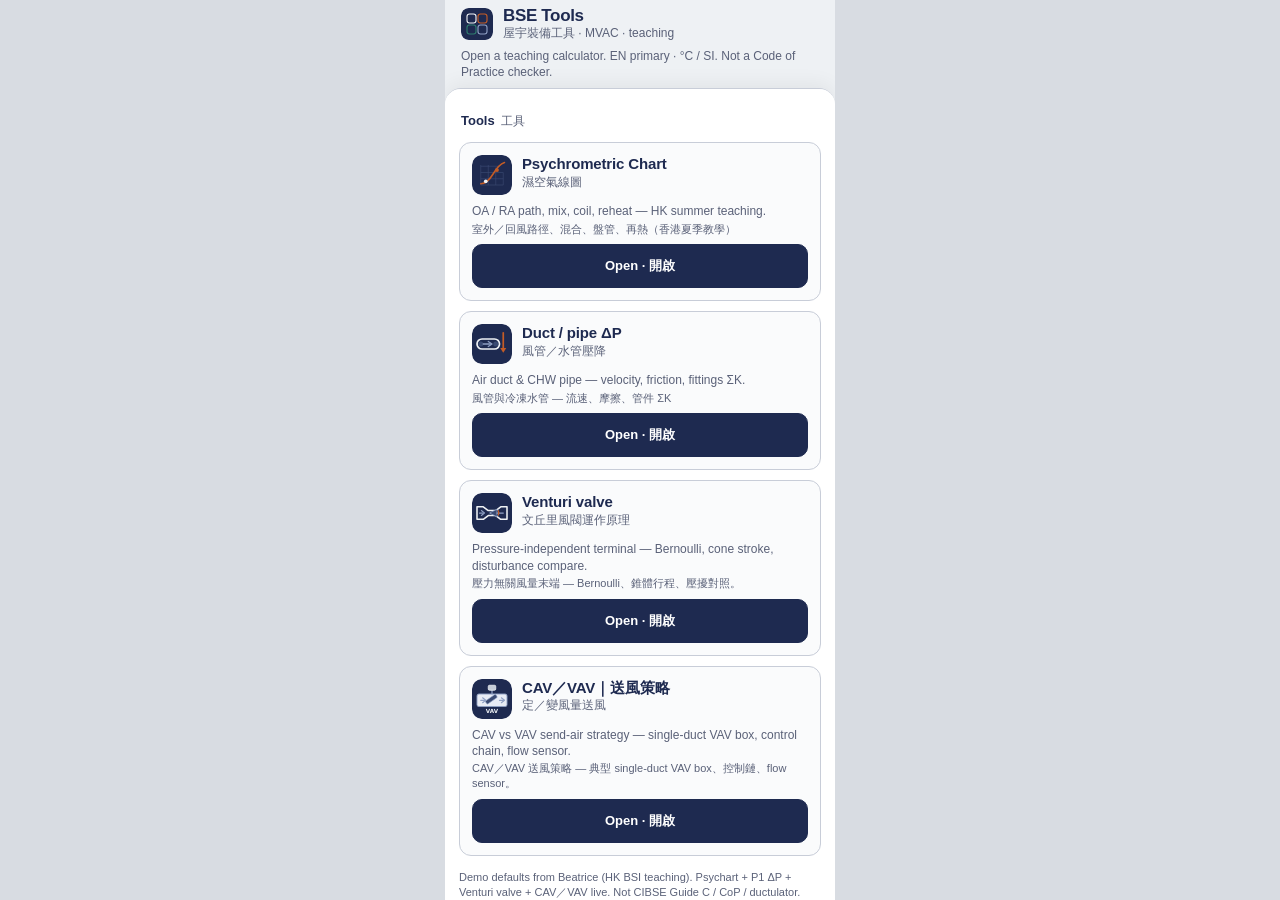
<file: index.html>
<!DOCTYPE html>
<html lang="en">
<head>
  <meta charset="utf-8" />
  <meta name="viewport" content="width=device-width, initial-scale=1, viewport-fit=cover" />
  <title>BSE Tools · 屋宇裝備工具</title>
  <meta name="description" content="BSE teaching tools hub — Psychrometric Chart and more. EN primary · °C / SI. Not a Code of Practice checker." />
  <link rel="stylesheet" href="styles.css" />
  <link rel="icon" href="logos/bse-tools.svg" type="image/svg+xml" />
</head>
<body>
  <div class="phone" id="app">
    <header class="appbar">
      <img class="mark" src="logos/bse-tools.svg" alt="" width="32" height="32" />
      <div class="titles">
        <h1>BSE Tools</h1>
        <div class="sub"><span lang="zh-Hant">屋宇裝備工具</span> · MVAC · teaching</div>
      </div>
    </header>
    <p class="intro">Open a teaching calculator. EN primary · °C / SI. Not a Code of Practice checker.</p>

    <section class="sheet" aria-label="Tools">
      <div class="grab" aria-hidden="true"></div>
      <div class="section-label">
        <span class="en">Tools</span>
        <span class="zh" lang="zh-Hant">工具</span>
      </div>

      <div class="cards">
        <a class="card" id="card-psychart" href="https://justinksw.github.io/psychrometric-chart/" aria-labelledby="card-psychart-en card-psychart-zh">
          <div class="card-top">
            <img src="logos/psychart.svg" alt="" width="40" height="40" />
            <div class="card-titles">
              <span class="en" id="card-psychart-en">Psychrometric Chart</span>
              <span class="zh" id="card-psychart-zh" lang="zh-Hant">濕空氣線圖</span>
            </div>
          </div>
          <p class="purpose">
            OA / RA path, mix, coil, reheat — HK summer teaching.
            <span class="zh-line" lang="zh-Hant">室外／回風路徑、混合、盤管、再熱（香港夏季教學）</span>
          </p>
          <span class="cta">Open · 開啟</span>
        </a>

        <a class="card" id="card-p1" href="https://justinksw.github.io/pressure-drop/" aria-labelledby="card-p1-en card-p1-zh">
          <div class="card-top">
            <img src="logos/p1-dp.svg" alt="" width="40" height="40" />
            <div class="card-titles">
              <span class="en" id="card-p1-en">Duct / pipe ΔP</span>
              <span class="zh" id="card-p1-zh" lang="zh-Hant">風管／水管壓降</span>
            </div>
          </div>
          <p class="purpose">
            Air duct &amp; CHW pipe — velocity, friction, fittings ΣK.
            <span class="zh-line" lang="zh-Hant">風管與冷凍水管 — 流速、摩擦、管件 ΣK</span>
          </p>
          <span class="cta">Open · 開啟</span>
        </a>

        <a class="card" id="card-venturi" href="tools/venturi-valve/" aria-label="Open Venturi valve teaching tool">
          <div class="card-top">
            <img src="logos/venturi-valve.svg" alt="" width="40" height="40" />
            <div class="card-titles">
              <span class="en">Venturi valve</span>
              <span class="zh">文丘里風閥運作原理</span>
            </div>
          </div>
          <p class="purpose">
            Pressure-independent terminal — Bernoulli, cone stroke, disturbance compare.
            <span class="zh-line">壓力無關風量末端 — Bernoulli、錐體行程、壓擾對照。</span>
          </p>
          <span class="cta">Open · 開啟</span>
        </a>

        <a class="card" id="card-cav-vav" href="tools/cav-vav/" aria-labelledby="card-cav-vav-en card-cav-vav-zh">
          <div class="card-top">
            <img src="logos/cav-vav.svg" alt="" width="40" height="40" />
            <div class="card-titles">
              <span class="en" id="card-cav-vav-en">CAV／VAV｜送風策略</span>
              <span class="zh" id="card-cav-vav-zh" lang="zh-Hant">定／變風量送風</span>
            </div>
          </div>
          <p class="purpose">
            CAV vs VAV send-air strategy — single-duct VAV box, control chain, flow sensor.
            <span class="zh-line" lang="zh-Hant">CAV／VAV 送風策略 — 典型 single-duct VAV box、控制鏈、flow sensor。</span>
          </p>
          <span class="cta">Open · 開啟</span>
        </a>
      </div>

      <p class="demo-note">Demo defaults from Beatrice (HK BSI teaching). Psychart + P1 ΔP + Venturi valve + CAV／VAV live. Not CIBSE Guide C / CoP / ductulator.</p>
    </section>
  </div>
</body>
</html>
</file>
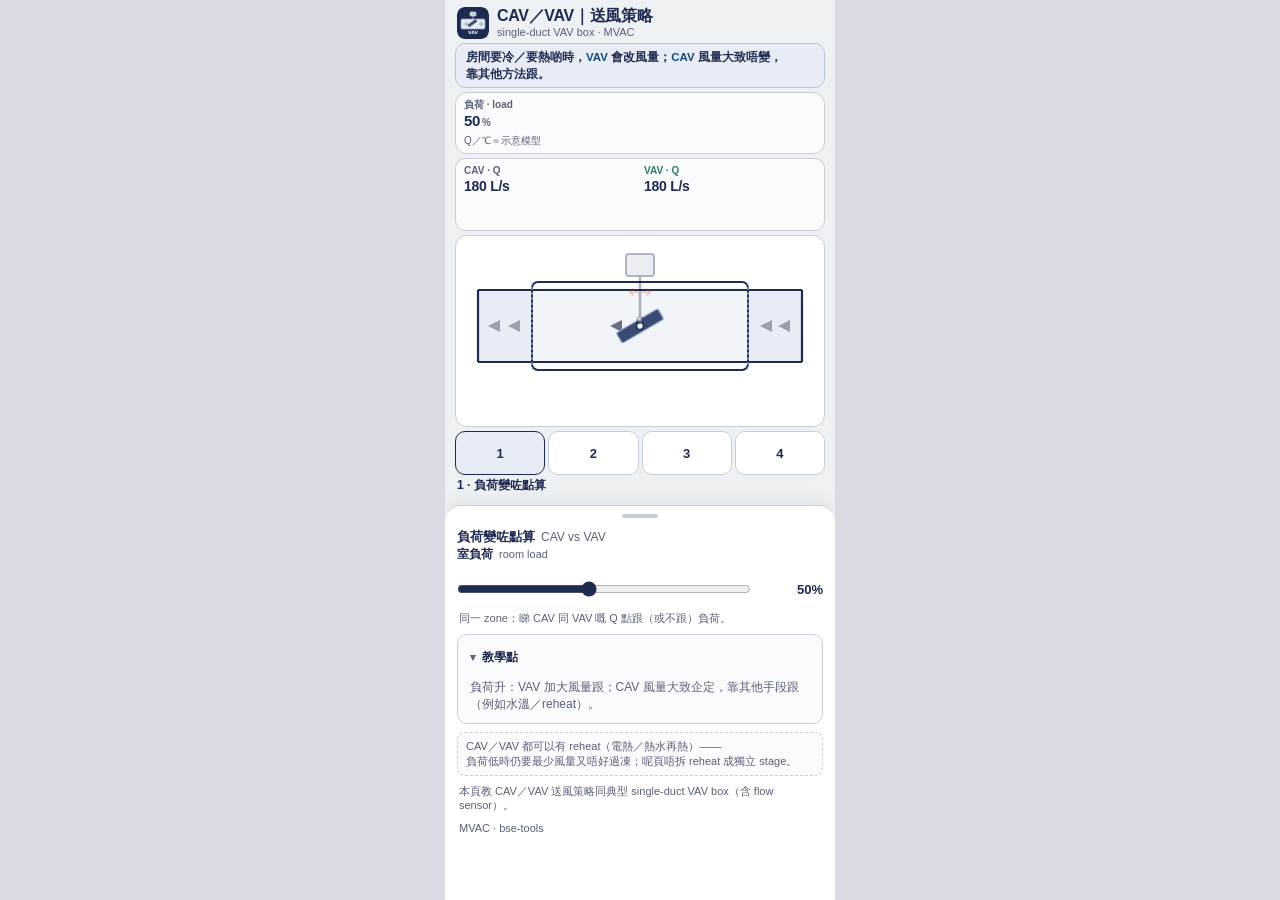
<file: tools/cav-vav/index.html>
<!DOCTYPE html>
<html lang="zh-Hant">
<head>
  <meta charset="utf-8" />
  <meta name="viewport" content="width=device-width, initial-scale=1, viewport-fit=cover" />
  <title>CAV／VAV｜送風策略</title>
  <link rel="icon" href="../../logos/cav-vav.svg" type="image/svg+xml" />
  <style>
    :root {
      --canvas: #EEF1F4;
      --panel: #FFFFFF;
      --ink: #1E2A50;
      --muted: #5A6178;
      --line: #C8CDD8;
      --accent: #C45C26;
      --comfort-edge: #2E7D6E;
      --focus: #174A7C;
      --ok: #2E7D6E;
      --warn-bg: #fde8d4;
      --warn-bd: #e8b078;
      --safe-bottom: env(safe-area-inset-bottom, 0px);
    }
    * { box-sizing: border-box; }
    html, body {
      margin: 0; padding: 0;
      background: #D8DCE2;
      color: var(--ink);
      font-family: -apple-system, BlinkMacSystemFont, "Segoe UI", Roboto,
        "Noto Sans TC", "PingFang TC", "Helvetica Neue", sans-serif;
      -webkit-text-size-adjust: 100%;
    }
    .phone {
      width: 390px;
      max-width: 100vw;
      min-height: 844px;
      height: 100dvh;
      max-height: 100dvh;
      margin: 0 auto;
      background: var(--canvas);
      display: flex;
      flex-direction: column;
      overflow: hidden;
      overflow-x: hidden;
      position: relative;
    }
    @media (max-width: 430px) {
      .phone { width: 100%; min-height: 100dvh; }
    }

    header.appbar {
      flex: 0 0 auto;
      padding: 6px 12px 4px;
      display: flex;
      align-items: center;
      gap: 8px;
    }
    header.appbar img.mark {
      width: 32px; height: 32px;
      border-radius: 8px;
      flex: 0 0 auto;
    }
    header.appbar .titles { min-width: 0; flex: 1 1 auto; }
    header.appbar h1 {
      margin: 0;
      font-size: 16px;
      font-weight: 700;
      letter-spacing: -0.02em;
      line-height: 1.2;
      overflow-wrap: anywhere;
    }
    header.appbar .sub {
      font-size: 11px;
      color: var(--muted);
      font-weight: 500;
      line-height: 1.3;
      overflow-wrap: anywhere;
      word-break: keep-all;
    }
    .hero {
      flex: 0 0 auto;
      margin: 0 10px 4px;
      padding: 5px 10px;
      background: #E8ECF5;
      border: 1px solid #B8C4D8;
      border-radius: 10px;
      font-size: 11.5px;
      font-weight: 600;
      color: var(--ink);
      line-height: 1.4;
      overflow-wrap: anywhere;
      word-break: keep-all;
    }
    .hero strong { font-weight: 800; color: var(--focus); }

    .live {
      flex: 0 0 auto;
      margin: 0 10px 4px;
      padding: 6px 8px;
      background: #FAFBFC;
      border: 1px solid var(--line);
      border-radius: 12px;
      display: grid;
      grid-template-columns: 1fr 1fr 1fr;
      gap: 4px;
    }
    .live .cell {
      min-width: 0;
      display: flex;
      flex-direction: column;
      gap: 1px;
    }
    .live .cell .lab {
      font-size: 10px;
      font-weight: 600;
      color: var(--muted);
      line-height: 1.2;
      overflow-wrap: anywhere;
    }
    .live .cell .val {
      font-size: 15px;
      font-weight: 700;
      font-variant-numeric: tabular-nums;
      letter-spacing: -0.02em;
      line-height: 1.15;
      color: var(--ink);
    }
    .live .cell .val small {
      font-size: 10px;
      font-weight: 600;
      color: var(--muted);
      margin-left: 2px;
    }
    .live .cell .val.cav { color: var(--muted); }
    .live .cell .val.vav { color: var(--ok); }
    .live .q-lead {
      grid-column: 1 / -1;
      font-size: 10px;
      color: var(--muted);
      line-height: 1.25;
      margin-top: 2px;
      overflow-wrap: anywhere;
      word-break: keep-all;
    }
    /* Soft nit: when twin sparklines carry Q, don't also show Q in live strip */
    .phone.twin-q .live .cell-q { display: none; }
    .phone.twin-q .live {
      grid-template-columns: 1fr;
    }

    .twin {
      display: none;
      margin: 0 10px 4px;
      padding: 6px 8px;
      background: #FAFBFC;
      border: 1px solid var(--line);
      border-radius: 10px;
      gap: 8px;
      grid-template-columns: 1fr 1fr;
    }
    .twin.on { display: grid; }
    .twin .spk { min-width: 0; }
    .twin .spk .lab {
      font-size: 10px;
      font-weight: 700;
      color: var(--muted);
      margin-bottom: 2px;
      overflow-wrap: anywhere;
      word-break: keep-all;
    }
    .twin .spk .lab.cav { color: var(--muted); }
    .twin .spk .lab.vav { color: var(--ok); }
    .twin .spk .num {
      font-size: 14px;
      font-weight: 700;
      font-variant-numeric: tabular-nums;
      letter-spacing: -0.02em;
    }
    .twin svg {
      width: 100%;
      height: 28px;
      display: block;
      margin-top: 2px;
    }

    .viz {
      flex: 0 0 auto;
      margin: 0 10px 4px;
      padding: 6px 4px 8px;
      background: var(--panel);
      border: 1px solid var(--line);
      border-radius: 12px;
      position: relative;
    }
    .viz svg {
      display: block;
      width: 100%;
      height: auto;
      max-height: 176px;
    }
    .anno-anchor {
      fill: #EEF1F4;
      stroke: #3A4A72;
      stroke-width: 1.5;
      pointer-events: none;
    }
    .anno-leader {
      stroke: #3A4A72;
      stroke-width: 1.5;
      fill: none;
      pointer-events: none;
    }
    .callout {
      font-size: 10px;
      font-weight: 700;
      fill: var(--ink);
      pointer-events: none;
    }
    .callout.muted { fill: var(--muted); font-weight: 600; }
    .callout.accent { fill: var(--accent); }
    .callout.ok { fill: var(--ok); }
    .tap-hit {
      cursor: pointer;
      fill: transparent;
      -webkit-tap-highlight-color: transparent;
    }
    .tap-hit:focus { outline: none; }
    .tap-g:focus { outline: none; }
    .tap-g:focus-visible .tap-hit {
      stroke: var(--focus);
      stroke-width: 2;
      fill: rgba(23, 74, 124, 0.08);
    }
    .tap-g[aria-pressed="true"] .callout { fill: var(--focus); }
    .tap-g[aria-pressed="true"] .tap-hit {
      fill: rgba(23, 74, 124, 0.10);
      stroke: var(--focus);
      stroke-width: 1.5;
      rx: 6;
    }
    .part-hl {
      fill: none;
      stroke: var(--focus);
      stroke-width: 2.5;
      opacity: 0;
      pointer-events: none;
    }
    .part-hl.on { opacity: 1; }
    .flow-arrow { opacity: 0.55; }
    .flow-arrow.dense { opacity: 0.9; }
    @keyframes flowPulse {
      0%, 100% { opacity: 0.35; transform: translateX(0); }
      50% { opacity: 0.95; transform: translateX(2px); }
    }
    .viz.animate .flow-arrow {
      animation: flowPulse 1.1s ease-in-out infinite;
    }
    .viz.animate .flow-arrow:nth-child(2) { animation-delay: 0.15s; }
    .viz.animate .flow-arrow:nth-child(3) { animation-delay: 0.3s; }
    .body-stroke { fill: none; stroke: var(--ink); stroke-width: 2.2; }
    .duct-fill { fill: #E8ECF5; stroke: var(--line); stroke-width: 1; }
    .box-shell { fill: #FAFBFC; stroke: var(--ink); stroke-width: 2; }
    .damper-blade { fill: #3A4A72; stroke: #8FA0C4; stroke-width: 1.25; }
    .actuator-box { fill: #C5CDD8; stroke: var(--ink); stroke-width: 2; }
    .actuator-link { stroke: var(--ink); stroke-width: 2.5; stroke-linecap: round; fill: none; }
    .actuator-stroke-cue { stroke: var(--accent); stroke-width: 1.75; fill: none; stroke-linecap: round; }
    .controller-box { fill: #FAFBFC; stroke: var(--muted); stroke-width: 1.25; }
    .sensor-probe { fill: none; stroke: var(--ok); stroke-width: 2; stroke-linecap: round; }
    .sensor-tip { fill: var(--ok); stroke: var(--ink); stroke-width: 1; }

    .part-callout {
      margin: 4px 4px 0;
      padding: 6px 8px;
      background: #E8ECF5;
      border: 1px solid #B8C4D8;
      border-radius: 8px;
      font-size: 11px;
      font-weight: 600;
      color: var(--ink);
      line-height: 1.35;
      overflow-wrap: anywhere;
      word-break: keep-all;
    }
    .part-callout[hidden] { display: none !important; }
    .part-callout .en {
      font-weight: 500;
      color: var(--muted);
      font-size: 10px;
    }

    .scrubber {
      flex: 0 0 auto;
      display: flex;
      align-items: center;
      gap: 4px;
      padding: 0 10px 2px;
    }
    .steps {
      flex: 1 1 auto;
      display: flex;
      gap: 3px;
      overflow-x: auto;
      -webkit-overflow-scrolling: touch;
      scrollbar-width: none;
    }
    .steps::-webkit-scrollbar { display: none; }
    .steps button {
      flex: 1 1 0;
      min-width: 44px;
      min-height: 44px;
      border-radius: 10px;
      border: 1px solid var(--line);
      background: var(--panel);
      color: var(--ink);
      font-size: 13px;
      font-weight: 700;
      padding: 0 4px;
      cursor: pointer;
      font-family: inherit;
    }
    .steps button:focus-visible {
      outline: 3px solid var(--focus);
      outline-offset: 2px;
    }
    .steps button[aria-current="true"] {
      background: #E8ECF5;
      border-color: var(--ink);
    }
    .step-caption {
      flex: 0 0 auto;
      font-size: 12px;
      font-weight: 600;
      color: var(--ink);
      padding: 0 12px 4px;
      min-height: 28px;
      line-height: 1.35;
      overflow-wrap: anywhere;
      word-break: keep-all;
    }

    .sheet {
      flex: 1 1 auto;
      min-height: 0;
      background: var(--panel);
      border-radius: 16px 16px 0 0;
      box-shadow: 0 -4px 20px rgba(0, 0, 0, 0.06);
      border-top: 1px solid var(--line);
      padding: 6px 12px calc(10px + var(--safe-bottom));
      overflow-y: auto;
      overflow-x: hidden;
      -webkit-overflow-scrolling: touch;
      display: flex;
      flex-direction: column;
      gap: 8px;
    }
    .grab {
      width: 36px; height: 4px;
      border-radius: 999px;
      background: var(--line);
      margin: 2px auto 2px;
    }
    .section-label {
      display: flex;
      align-items: baseline;
      gap: 6px;
      flex-wrap: wrap;
    }
    .section-label .en { font-size: 13px; font-weight: 700; }
    .section-label .zh { font-size: 12px; color: var(--muted); font-weight: 500; }

    .field {
      display: flex;
      flex-direction: column;
      gap: 4px;
    }
    .field label {
      font-size: 12px;
      font-weight: 600;
      display: flex;
      gap: 6px;
      align-items: baseline;
      flex-wrap: wrap;
    }
    .field label .zh { font-size: 11px; color: var(--muted); font-weight: 500; }
    .field .control {
      display: flex;
      align-items: center;
      gap: 8px;
    }
    .field input[type="range"] {
      flex: 1 1 auto;
      min-width: 0;
      height: 44px;
      margin: 0;
      accent-color: var(--ink);
      cursor: pointer;
    }
    .field .rread {
      flex: 0 0 auto;
      min-width: 64px;
      text-align: right;
      font-size: 13px;
      font-weight: 700;
      font-variant-numeric: tabular-nums;
    }
    .field[hidden], .panel[hidden], .tip[hidden] { display: none !important; }

    .seg-row {
      display: flex;
      gap: 4px;
      width: 100%;
    }
    .seg-btn {
      flex: 1 1 0;
      min-width: 0;
      min-height: 44px;
      padding: 4px 6px;
      border: 1px solid var(--line);
      border-radius: 10px;
      background: var(--canvas);
      color: var(--muted);
      cursor: pointer;
      display: flex;
      flex-direction: column;
      align-items: center;
      justify-content: center;
      gap: 1px;
      font-family: inherit;
      -webkit-tap-highlight-color: transparent;
    }
    .seg-btn .en { font-size: 12px; font-weight: 700; color: inherit; line-height: 1.15; }
    .seg-btn .zh { font-size: 10px; font-weight: 500; color: inherit; opacity: 0.9; line-height: 1.15; overflow-wrap: anywhere; }
    .seg-btn[aria-checked="true"] {
      background: #E8ECF5;
      border-color: var(--ink);
      color: var(--ink);
    }
    .seg-btn.fb[aria-checked="true"] {
      background: #E4F2EE;
      border-color: var(--ok);
      color: var(--ok);
    }
    .seg-btn.open[aria-checked="true"] {
      background: var(--warn-bg);
      border-color: var(--accent);
      color: var(--accent);
    }
    .seg-btn:focus-visible {
      outline: 3px solid var(--focus);
      outline-offset: 2px;
    }

    details.tip {
      border: 1px solid var(--line);
      border-radius: 10px;
      background: #FAFBFC;
      padding: 0;
    }
    details.tip summary {
      list-style: none;
      cursor: pointer;
      padding: 10px 12px;
      min-height: 44px;
      display: flex;
      align-items: center;
      font-size: 12px;
      font-weight: 700;
      gap: 6px;
    }
    details.tip summary::-webkit-details-marker { display: none; }
    details.tip summary::before {
      content: "▸";
      color: var(--muted);
      font-size: 11px;
    }
    details.tip[open] summary::before { content: "▾"; }
    details.tip .tip-body {
      padding: 0 12px 10px;
      font-size: 12px;
      color: var(--muted);
      line-height: 1.4;
      overflow-wrap: anywhere;
      word-break: keep-all;
    }
    details.tip .tip-body strong { color: var(--ink); font-weight: 700; }

    .panel-note {
      font-size: 11px;
      color: var(--muted);
      line-height: 1.35;
      overflow-wrap: anywhere;
      word-break: keep-all;
      padding: 0 2px;
      margin: 0;
    }
    .reheat-tip {
      font-size: 11px;
      color: var(--muted);
      line-height: 1.35;
      overflow-wrap: anywhere;
      word-break: keep-all;
      padding: 6px 8px;
      margin: 0;
      background: #FAFBFC;
      border: 1px dashed var(--line);
      border-radius: 8px;
    }
    .chrome-note {
      font-size: 11px;
      color: var(--muted);
      line-height: 1.35;
      overflow-wrap: anywhere;
      word-break: keep-all;
      padding: 0 2px;
      margin: 0;
    }
    .chrome-aside {
      font-size: 10px;
      color: var(--muted);
      line-height: 1.35;
      overflow-wrap: anywhere;
      word-break: keep-all;
      padding: 0 2px;
      margin: 0;
      opacity: 0.92;
    }
    .demo-note {
      font-size: 11px;
      color: var(--muted);
      line-height: 1.35;
      margin: 0;
      padding: 0 2px 4px;
      overflow-wrap: anywhere;
      word-break: keep-all;
    }

    @media (max-width: 340px) {
      .seg-btn .zh { display: none; }
      .field label .zh { display: none; }
      header.appbar h1 { font-size: 14px; }
      .live .cell .val { font-size: 13px; }
      .hero { font-size: 11px; }
    }
  </style>
</head>
<body>
  <div class="phone" id="app">
    <header class="appbar">
      <img class="mark" src="../../logos/cav-vav.svg" alt="" width="32" height="32" />
      <div class="titles">
        <h1>CAV／VAV｜送風策略</h1>
        <div class="sub">single-duct VAV box · MVAC</div>
      </div>
    </header>

    <p class="hero" id="heroLine">房間要冷／要熱啲時，<strong>VAV</strong> 會改風量；<strong>CAV</strong> 風量大致唔變，靠其他方法跟。</p>

    <div class="live" id="liveStrip" aria-live="polite">
      <div class="cell">
        <span class="lab">負荷 · load</span>
        <span class="val" id="valLoad">50<small>%</small></span>
      </div>
      <div class="cell cell-q">
        <span class="lab">CAV · Q</span>
        <span class="val cav" id="valCav">180<small>L/s</small></span>
      </div>
      <div class="cell cell-q">
        <span class="lab">VAV · Q</span>
        <span class="val vav" id="valVav">180<small>L/s</small></span>
      </div>
      <div class="q-lead" id="q-lead">Q／℃＝示意模型</div>
    </div>

    <div class="twin" id="twinQ" aria-hidden="true">
      <div class="spk">
        <div class="lab cav">CAV · Q</div>
        <div class="num" id="spkCavNum">180 L/s</div>
        <svg viewBox="0 0 120 28" aria-hidden="true"><polyline id="spkCavLine" fill="none" stroke="#5A6178" stroke-width="2" points="0,14 120,14"/></svg>
      </div>
      <div class="spk">
        <div class="lab vav">VAV · Q</div>
        <div class="num" id="spkVavNum">180 L/s</div>
        <svg viewBox="0 0 120 28" aria-hidden="true"><polyline id="spkVavLine" fill="none" stroke="#2E7D6E" stroke-width="2" points="0,14 120,14"/></svg>
      </div>
    </div>

    <div class="viz animate" id="viz" data-stage="1">
      <svg viewBox="0 0 360 176" role="img" aria-label="single-duct VAV box cutaway">
        <!-- Duct / box shell -->
        <rect class="duct-fill" x="18" y="48" width="324" height="72" rx="4"/>
        <rect class="box-shell" x="72" y="40" width="216" height="88" rx="6" fill="#FAFBFC" fill-opacity="0.55"/>
        <path class="body-stroke" d="M18 48 H342"/>
        <path class="body-stroke" d="M18 120 H342"/>
        <line class="body-stroke" x1="18" y1="48" x2="18" y2="120"/>
        <line class="body-stroke" x1="342" y1="48" x2="342" y2="120"/>
        <line x1="72" y1="40" x2="72" y2="128" stroke="#B8C4D8" stroke-width="1" stroke-dasharray="3 2"/>
        <line x1="288" y1="40" x2="288" y2="128" stroke="#B8C4D8" stroke-width="1" stroke-dasharray="3 2"/>

        <!-- Flow arrows -->
        <g id="flowArrows" fill="#5A6178">
          <polygon class="flow-arrow" points="28,84 40,78 40,90"/>
          <polygon class="flow-arrow" points="48,84 60,78 60,90"/>
          <polygon class="flow-arrow dense" id="arrowMid" points="150,84 162,78 162,90"/>
          <polygon class="flow-arrow" points="300,84 312,78 312,90"/>
          <polygon class="flow-arrow" points="318,84 330,78 330,90"/>
        </g>

        <!-- Damper blade (pivot at 180,84) -->
        <g id="damperGroup" transform="rotate(-35 180 84)">
          <rect class="damper-blade" id="damperBlade" x="156" y="78" width="48" height="12" rx="2"/>
          <circle cx="180" cy="84" r="3.5" fill="#EEF1F4" stroke="#1E2A50" stroke-width="1.5"/>
        </g>

        <!-- Actuator on top of box + stem to damper pivot -->
        <g id="actuatorGroup" opacity="0.35">
          <rect class="actuator-box" id="actHousing" x="166" y="12" width="28" height="22" rx="3"/>
          <line class="actuator-link" x1="180" y1="34" x2="180" y2="78"/>
          <circle cx="180" cy="78" r="3" fill="#EEF1F4" stroke="#1E2A50" stroke-width="1.5"/>
          <g id="actStrokeCue" transform="translate(180,50)" opacity="0.85">
            <line class="actuator-stroke-cue" x1="-10" y1="0" x2="10" y2="0"/>
            <polyline class="actuator-stroke-cue" points="-7,-3 -10,0 -7,3"/>
            <polyline class="actuator-stroke-cue" points="7,-3 10,0 7,3"/>
          </g>
        </g>

        <!-- Controller (Stage 3+) -->
        <g id="controllerGroup" opacity="0" visibility="hidden">
          <rect class="controller-box" id="ctrlBox" x="292" y="8" width="54" height="26" rx="3"/>
          <circle cx="302" cy="16" r="2.5" fill="#2E7D6E"/>
          <circle cx="310" cy="16" r="2.5" fill="#C45C26"/>
          <line x1="318" y1="21" x2="338" y2="21" stroke="#C8CDD8" stroke-width="1.5"/>
          <line x1="318" y1="26" x2="334" y2="26" stroke="#C8CDD8" stroke-width="1.5"/>
        </g>

        <!-- Flow sensor probe in duct (Stage 4) -->
        <g id="sensorGroup" opacity="0" visibility="hidden">
          <line class="sensor-probe" x1="118" y1="48" x2="118" y2="84"/>
          <line class="sensor-probe" x1="112" y1="84" x2="124" y2="84"/>
          <circle class="sensor-tip" cx="118" cy="84" r="4"/>
          <line x1="118" y1="40" x2="118" y2="48" stroke="#2E7D6E" stroke-width="2"/>
          <rect x="108" y="28" width="20" height="12" rx="2" fill="#E4F2EE" stroke="#2E7D6E" stroke-width="1.25"/>
        </g>

        <!-- Highlight rings -->
        <rect id="hlInlet" class="part-hl" x="20" y="50" width="48" height="68" rx="4"/>
        <ellipse id="hlDamper" class="part-hl" cx="180" cy="84" rx="36" ry="22"/>
        <rect id="hlAct" class="part-hl" x="162" y="8" width="36" height="30" rx="4"/>
        <rect id="hlOutlet" class="part-hl" x="292" y="50" width="48" height="68" rx="4"/>
        <rect id="hlCtrl" class="part-hl" x="288" y="4" width="62" height="34" rx="4"/>
        <ellipse id="hlSensor" class="part-hl" cx="118" cy="84" rx="22" ry="28"/>

        <!-- Stage-follow annos (non-tap reveal) -->
        <g id="annoCtrl" class="anno" opacity="0" pointer-events="none">
          <circle class="anno-anchor" cx="319" cy="21" r="3"/>
          <line class="anno-leader" x1="319" y1="21" x2="319" y2="48"/>
          <text class="callout muted" x="319" y="60" text-anchor="middle" font-size="9.5">controller</text>
        </g>
        <g id="annoSensor" class="anno" opacity="0" pointer-events="none">
          <circle class="anno-anchor" cx="118" cy="84" r="3"/>
          <line class="anno-leader" x1="118" y1="84" x2="118" y2="148"/>
          <text class="callout ok" x="118" y="162" text-anchor="middle" font-size="9.5">flow sensor</text>
        </g>

        <!-- ≤4 tappable labels — leader + circle -->
        <g id="tapInlet" class="tap-g" role="button" tabindex="0" aria-pressed="false" data-lab="inlet" opacity="0" visibility="hidden">
          <rect class="tap-hit" x="2" y="2" width="70" height="44" rx="6"/>
          <circle class="anno-anchor" cx="40" cy="84" r="3"/>
          <line class="anno-leader" x1="40" y1="84" x2="40" y2="34"/>
          <text class="callout" x="40" y="28" text-anchor="middle">Inlet</text>
        </g>
        <g id="tapDamper" class="tap-g" role="button" tabindex="0" aria-pressed="false" data-lab="damper" opacity="0" visibility="hidden">
          <rect class="tap-hit" x="148" y="128" width="100" height="40" rx="6"/>
          <circle class="anno-anchor" cx="196" cy="96" r="3"/>
          <line class="anno-leader" x1="196" y1="96" x2="196" y2="140"/>
          <text class="callout" x="196" y="154" text-anchor="middle">damper</text>
        </g>
        <g id="tapAct" class="tap-g" role="button" tabindex="0" aria-pressed="false" data-lab="actuator" opacity="0" visibility="hidden">
          <rect class="tap-hit" x="120" y="2" width="90" height="40" rx="6"/>
          <circle class="anno-anchor" cx="180" cy="23" r="3"/>
          <line class="anno-leader" x1="180" y1="23" x2="130" y2="23"/>
          <text class="callout" x="126" y="26" text-anchor="end">actuator</text>
        </g>
        <g id="tapOutlet" class="tap-g" role="button" tabindex="0" aria-pressed="false" data-lab="outlet" opacity="0" visibility="hidden">
          <rect class="tap-hit" x="288" y="2" width="70" height="44" rx="6"/>
          <circle class="anno-anchor" cx="320" cy="84" r="3"/>
          <line class="anno-leader" x1="320" y1="84" x2="320" y2="34"/>
          <text class="callout" x="320" y="28" text-anchor="middle">Outlet</text>
        </g>
        <g id="tapCtrl" class="tap-g" role="button" tabindex="0" aria-pressed="false" data-lab="controller" opacity="0" visibility="hidden">
          <rect class="tap-hit" x="250" y="2" width="108" height="40" rx="6"/>
          <circle class="anno-anchor" cx="319" cy="21" r="3"/>
          <line class="anno-leader" x1="319" y1="21" x2="250" y2="21"/>
          <text class="callout" x="246" y="24" text-anchor="end" font-size="9.5">controller</text>
        </g>
        <g id="tapSensor" class="tap-g" role="button" tabindex="0" aria-pressed="false" data-lab="sensor" opacity="0" visibility="hidden">
          <rect class="tap-hit" x="70" y="128" width="90" height="40" rx="6"/>
          <circle class="anno-anchor" cx="118" cy="84" r="3"/>
          <line class="anno-leader" x1="118" y1="84" x2="100" y2="140"/>
          <text class="callout ok" x="100" y="154" text-anchor="middle" font-size="9.5">flow sensor</text>
        </g>
      </svg>
      <div class="part-callout" id="partCallout" hidden aria-live="polite"></div>
    </div>

    <div class="scrubber" role="group" aria-label="Teaching stages">
      <div class="steps" id="steps">
        <button type="button" data-stage="1" aria-current="true" aria-label="Stage 1 負荷變咗點算">1</button>
        <button type="button" data-stage="2" aria-label="Stage 2 VAV box 入面有咩">2</button>
        <button type="button" data-stage="3" aria-label="Stage 3 邊個話 damper 郁">3</button>
        <button type="button" data-stage="4" aria-label="Stage 4 flow sensor 點幫手">4</button>
      </div>
    </div>
    <div class="step-caption" id="stepCaption">1 · 負荷變咗點算</div>

    <section class="sheet" aria-label="Controls">
      <div class="grab" aria-hidden="true"></div>

      <div class="panel" id="panel1">
        <div class="section-label"><span class="en">負荷變咗點算</span><span class="zh">CAV vs VAV</span></div>
        <div class="field">
          <label for="sliderLoad"><span>室負荷</span><span class="zh">room load</span></label>
          <div class="control">
            <input type="range" id="sliderLoad" min="10" max="100" value="50" step="1" aria-valuemin="10" aria-valuemax="100" aria-valuenow="50" aria-label="Room load percent" />
            <span class="rread" id="readLoad">50%</span>
          </div>
        </div>
        <p class="panel-note">同一 zone：睇 CAV 同 VAV 嘅 Q 點跟（或不跟）負荷。</p>
      </div>

      <div class="panel" id="panel2" hidden>
        <div class="section-label"><span class="en">VAV box 入面有咩</span><span class="zh">single-duct</span></div>
        <p class="panel-note">撳圖上英文標籤睇邊件；主圖＝VAV box。</p>
      </div>

      <div class="panel" id="panel3" hidden>
        <div class="section-label"><span class="en">邊個話 damper 郁</span><span class="zh">控制層</span></div>
        <div class="field">
          <label for="sliderZone"><span>zone ℃</span><span class="zh">thermostat</span></label>
          <div class="control">
            <input type="range" id="sliderZone" min="18" max="28" value="24" step="0.5" aria-valuemin="18" aria-valuemax="28" aria-valuenow="24" aria-label="Zone temperature celsius" />
            <span class="rread" id="readZone">24.0℃</span>
          </div>
        </div>
        <div class="field">
          <label for="sliderQsp"><span>flow setpoint</span><span class="zh">入 controller</span></label>
          <div class="control">
            <input type="range" id="sliderQsp" min="60" max="300" value="180" step="5" aria-valuemin="60" aria-valuemax="300" aria-valuenow="180" aria-label="Flow setpoint litres per second" />
            <span class="rread" id="readQsp">180 L/s</span>
          </div>
        </div>
        <p class="panel-note">控制層：sensor／setpoint → controller → actuator → damper。</p>
      </div>

      <div class="panel" id="panel4" hidden>
        <div class="section-label"><span class="en">flow sensor 點幫手</span><span class="zh">回授 vs 開度</span></div>
        <div class="field">
          <label id="lblFb"><span>對照</span><span class="zh">同一開度起點</span></label>
          <div class="seg-row" role="radiogroup" aria-labelledby="lblFb">
            <button type="button" class="seg-btn fb" id="btnFb" role="radio" aria-checked="true">
              <span class="en">flow 回授</span>
              <span class="zh">flow sensor · 跟 flow setpoint</span>
            </button>
            <button type="button" class="seg-btn open" id="btnOpen" role="radio" aria-checked="false">
              <span class="en">淨 damper 開度</span>
              <span class="zh">只睇開度 % · 壓變 Q 飄</span>
            </button>
          </div>
        </div>
        <div class="field">
          <label for="sliderDist"><span>上游壓力</span><span class="zh">壓擾 demo</span></label>
          <div class="control">
            <input type="range" id="sliderDist" min="100" max="800" value="400" step="10" aria-valuemin="100" aria-valuemax="800" aria-valuenow="400" aria-label="Upstream pressure pascal" />
            <span class="rread" id="readDist">400 Pa</span>
          </div>
        </div>
        <div class="field">
          <label for="sliderOpen"><span>damper 開度</span><span class="zh">開度起點</span></label>
          <div class="control">
            <input type="range" id="sliderOpen" min="15" max="90" value="52" step="1" aria-valuemin="15" aria-valuemax="90" aria-valuenow="52" aria-label="Damper open percent" />
            <span class="rread" id="readOpen">52%</span>
          </div>
        </div>
        <p class="panel-note">切「有 flow 回授」vs「淨 damper 開度」；flow sensor 畫喺箱內。</p>
      </div>

      <details class="tip" id="tipBox" open>
        <summary>教學點</summary>
        <div class="tip-body" id="tipBody"></div>
      </details>

      <p class="reheat-tip" id="reheatTip">CAV／VAV 都可以有 reheat（電熱／熱水再熱）——負荷低時仍要最少風量又唔好過凍；呢頁唔拆 reheat 成獨立 stage。</p>

      <p class="chrome-note" id="eFoot">本頁教 CAV／VAV 送風策略同典型 single-duct VAV box（含 flow sensor）。</p>
      <p class="demo-note">MVAC · bse-tools</p>
    </section>
  </div>

  <script>
(function () {
  "use strict";

  var stage = 1;
  var loadPct = 50;
  var zoneC = 24;
  var qsp = 180;
  var distPa = 400;
  var openPct = 52;
  var feedback = true;
  var activeLab = null;

  var CAV_Q = 180;
  var DP_NOM = 400;
  var HIST = 24;
  var histCav = [];
  var histVav = [];

  /* Exact from substance §4.1 — do not paraphrase */
  var TIPS = {
    1: "負荷升：VAV 加大風量跟；CAV 風量大致企定，靠其他手段跟（例如水溫／reheat）。",
    2: "典型 single-duct VAV box：Inlet → damper → Outlet；actuator 郁 damper。",
    3: "zone／thermostat 同 flow setpoint 入 controller；controller 叫 actuator 郁 damper。",
    4: "淨睇 damper 開度：上游壓一變，實際風量會飄。有 flow sensor，controller 先量到 Q，再調 damper 去跟 flow setpoint。"
  };

  var CAPTIONS = {
    1: "1 · 負荷變咗點算",
    2: "2 · VAV box 入面有咩",
    3: "3 · 邊個話 damper 郁",
    4: "4 · flow sensor 點幫手"
  };

  var CALLOUTS = {
    inlet: { title: "Inlet", body: "風由呢度入 box" },
    damper: { title: "damper", body: "開大／關細 → 改可達風量" },
    actuator: { title: "actuator", body: "郁 damper（跟 controller）" },
    outlet: { title: "Outlet", body: "風由呢度出 box" },
    controller: { title: "controller", body: "跟 zone／setpoint；叫 actuator 郁 damper" },
    sensor: { title: "flow sensor", body: "量實際風量，俾 controller 跟 flow setpoint" }
  };

  var HL = {
    inlet: "hlInlet",
    damper: "hlDamper",
    actuator: "hlAct",
    outlet: "hlOutlet",
    controller: "hlCtrl",
    sensor: "hlSensor"
  };

  var TAP = {
    inlet: "tapInlet",
    damper: "tapDamper",
    actuator: "tapAct",
    outlet: "tapOutlet",
    controller: "tapCtrl",
    sensor: "tapSensor"
  };

  var $ = function (id) { return document.getElementById(id); };

  function clamp(v, a, b) { return Math.max(a, Math.min(b, v)); }

  function vavQFromLoad(load) {
    var minQ = 80;
    var maxQ = 280;
    return minQ + (load / 100) * (maxQ - minQ);
  }

  function qOpenOnly(open, dp) {
    var openF = 0.2 + (open / 100) * 0.8;
    var ratio = Math.sqrt(Math.max(dp, 40) / DP_NOM);
    return qsp * openF / (0.2 + 0.52 * 0.8) * ratio;
  }

  function qWithFeedback(open, dp) {
    var wobble = 1 + 0.02 * Math.sin(dp / 50);
    var trim = clamp(1 - 0.08 * ((dp - DP_NOM) / DP_NOM), 0.92, 1.08);
    return qsp * wobble * trim;
  }

  function pushHist(arr, v) {
    arr.push(v);
    if (arr.length > HIST) arr.shift();
  }

  function sparkPoints(arr) {
    if (!arr.length) return "0,14 120,14";
    var min = Math.min.apply(null, arr);
    var max = Math.max.apply(null, arr);
    var span = Math.max(max - min, 8);
    var pts = [];
    for (var i = 0; i < arr.length; i++) {
      var x = (i / Math.max(arr.length - 1, 1)) * 120;
      var y = 24 - ((arr[i] - min) / span) * 20;
      pts.push(x.toFixed(1) + "," + y.toFixed(1));
    }
    return pts.join(" ");
  }

  function setDamperVisual(open) {
    /* open 15–90 → angle -55 (more closed) to -5 (more open) */
    var ang = -55 + ((open - 15) / 75) * 50;
    $("damperGroup").setAttribute("transform", "rotate(" + ang.toFixed(1) + " 180 84)");
  }

  function setVisible(el, on) {
    if (!el) return;
    el.setAttribute("opacity", on ? "1" : "0");
    el.setAttribute("visibility", on ? "visible" : "hidden");
    if (el.hasAttribute("tabindex")) {
      el.setAttribute("tabindex", on ? "0" : "-1");
    }
  }

  function clearLab() {
    activeLab = null;
    Object.keys(TAP).forEach(function (k) {
      var g = $(TAP[k]);
      if (g) g.setAttribute("aria-pressed", "false");
    });
    Object.keys(HL).forEach(function (k) {
      var h = $(HL[k]);
      if (h) h.classList.remove("on");
    });
    var pc = $("partCallout");
    pc.hidden = true;
    pc.textContent = "";
  }

  function setLab(lab) {
    if (activeLab === lab) {
      clearLab();
      return;
    }
    clearLab();
    activeLab = lab;
    var g = $(TAP[lab]);
    if (g) g.setAttribute("aria-pressed", "true");
    var h = $(HL[lab]);
    if (h) h.classList.add("on");
    var c = CALLOUTS[lab];
    if (c) {
      var pc = $("partCallout");
      pc.hidden = false;
      pc.innerHTML = "<span class=\"en\">" + c.title + "</span> · " + c.body;
    }
  }

  function updateLabelsForStage() {
    /* Stage 1: no part labels (or optional Inlet/Outlet — we use none for clarity) */
    /* Stage 2: Inlet, damper, actuator, Outlet */
    /* Stage 3: Inlet, damper, actuator, controller (Outlet swapped out) */
    /* Stage 4: Inlet, damper, actuator, flow sensor (Outlet swapped out) */
    var show = {
      inlet: false,
      damper: false,
      actuator: false,
      outlet: false,
      controller: false,
      sensor: false
    };
    if (stage === 2) {
      show.inlet = show.damper = show.actuator = show.outlet = true;
    } else if (stage === 3) {
      show.inlet = show.damper = show.actuator = show.controller = true;
    } else if (stage === 4) {
      show.inlet = show.damper = show.actuator = show.sensor = true;
    }
    Object.keys(show).forEach(function (k) {
      setVisible($(TAP[k]), show[k]);
    });

    setVisible($("controllerGroup"), stage >= 3);
    setVisible($("sensorGroup"), stage >= 4);
    /* Non-tap annos unused when taps cover same part */
    setVisible($("annoCtrl"), false);
    setVisible($("annoSensor"), false);

    $("actuatorGroup").setAttribute("opacity", stage >= 2 ? "1" : "0.35");
  }

  function render() {
    var cavQ = CAV_Q;
    var vavQ = vavQFromLoad(loadPct);

    if (stage === 3) {
      /* zone cooler → more cooling load → higher VAV Q toward setpoint band */
      var coolNeed = clamp((zoneC - 18) / 10, 0, 1);
      /* hotter zone → more load → more Q; cooler → less */
      var loadFromZone = clamp((zoneC - 20) / 6, 0.15, 1);
      vavQ = 80 + loadFromZone * (qsp - 80);
      openPct = clamp(20 + loadFromZone * 60, 15, 90);
    }

    if (stage === 4) {
      if (feedback) {
        vavQ = qWithFeedback(openPct, distPa);
      } else {
        vavQ = qOpenOnly(openPct, distPa);
      }
      cavQ = CAV_Q;
    }

    $("valLoad").innerHTML = Math.round(loadPct) + "<small>%</small>";
    $("valCav").innerHTML = Math.round(cavQ) + "<small>L/s</small>";
    $("valVav").innerHTML = Math.round(vavQ) + "<small>L/s</small>";

    pushHist(histCav, cavQ);
    pushHist(histVav, vavQ);
    $("spkCavNum").textContent = Math.round(cavQ) + " L/s";
    $("spkVavNum").textContent = Math.round(vavQ) + " L/s";
    $("spkCavLine").setAttribute("points", sparkPoints(histCav));
    $("spkVavLine").setAttribute("points", sparkPoints(histVav));

    setDamperVisual(openPct);

    /* denser mid arrow when VAV Q higher */
    var dens = clamp(vavQ / 280, 0.35, 1);
    $("arrowMid").setAttribute("opacity", dens.toFixed(2));
  }

  function setStage(s) {
    stage = s;
    clearLab();
    $("viz").setAttribute("data-stage", String(s));
    $("stepCaption").textContent = CAPTIONS[s];
    $("tipBody").textContent = TIPS[s];

    document.querySelectorAll("#steps button").forEach(function (btn) {
      btn.setAttribute("aria-current", btn.getAttribute("data-stage") === String(s) ? "true" : "false");
    });

    for (var i = 1; i <= 4; i++) {
      var p = $("panel" + i);
      if (p) p.hidden = i !== s;
    }

    var twin = $("twinQ");
    var phone = document.querySelector(".phone");
    if (s === 1 || s === 4) {
      twin.classList.add("on");
      twin.setAttribute("aria-hidden", "false");
      if (phone) phone.classList.add("twin-q");
    } else {
      twin.classList.remove("on");
      twin.setAttribute("aria-hidden", "true");
      if (phone) phone.classList.remove("twin-q");
    }

    /* Stage 3: sync open from zone once */
    if (s === 3) {
      var loadFromZone = clamp((zoneC - 20) / 6, 0.15, 1);
      openPct = clamp(20 + loadFromZone * 60, 15, 90);
      $("sliderOpen").value = String(Math.round(openPct));
      $("readOpen").textContent = Math.round(openPct) + "%";
    }

    updateLabelsForStage();
    render();
  }

  /* Wire stages */
  document.querySelectorAll("#steps button").forEach(function (btn) {
    btn.addEventListener("click", function () {
      setStage(parseInt(btn.getAttribute("data-stage"), 10));
    });
  });

  /* Taps */
  Object.keys(TAP).forEach(function (k) {
    var g = $(TAP[k]);
    if (!g) return;
    function activate() { setLab(k); }
    g.addEventListener("click", activate);
    g.addEventListener("keydown", function (e) {
      if (e.key === "Enter" || e.key === " ") {
        e.preventDefault();
        activate();
      }
    });
  });

  /* Sliders */
  $("sliderLoad").addEventListener("input", function () {
    loadPct = parseFloat(this.value);
    this.setAttribute("aria-valuenow", String(loadPct));
    $("readLoad").textContent = Math.round(loadPct) + "%";
    render();
  });

  $("sliderZone").addEventListener("input", function () {
    zoneC = parseFloat(this.value);
    this.setAttribute("aria-valuenow", String(zoneC));
    $("readZone").textContent = zoneC.toFixed(1) + "℃";
    render();
  });

  $("sliderQsp").addEventListener("input", function () {
    qsp = parseFloat(this.value);
    this.setAttribute("aria-valuenow", String(qsp));
    $("readQsp").textContent = Math.round(qsp) + " L/s";
    render();
  });

  $("sliderDist").addEventListener("input", function () {
    distPa = parseFloat(this.value);
    this.setAttribute("aria-valuenow", String(distPa));
    $("readDist").textContent = Math.round(distPa) + " Pa";
    render();
  });

  $("sliderOpen").addEventListener("input", function () {
    openPct = parseFloat(this.value);
    this.setAttribute("aria-valuenow", String(openPct));
    $("readOpen").textContent = Math.round(openPct) + "%";
    render();
  });

  $("btnFb").addEventListener("click", function () {
    feedback = true;
    $("btnFb").setAttribute("aria-checked", "true");
    $("btnOpen").setAttribute("aria-checked", "false");
    render();
  });
  $("btnOpen").addEventListener("click", function () {
    feedback = false;
    $("btnFb").setAttribute("aria-checked", "false");
    $("btnOpen").setAttribute("aria-checked", "true");
    render();
  });

  var boot = 1;
  try {
    var m = /[?&]stage=([1-4])/.exec(location.search || "");
    if (m) boot = parseInt(m[1], 10);
  } catch (e) {}
  setStage(boot);
})();
  </script>
</body>
</html>
</file>
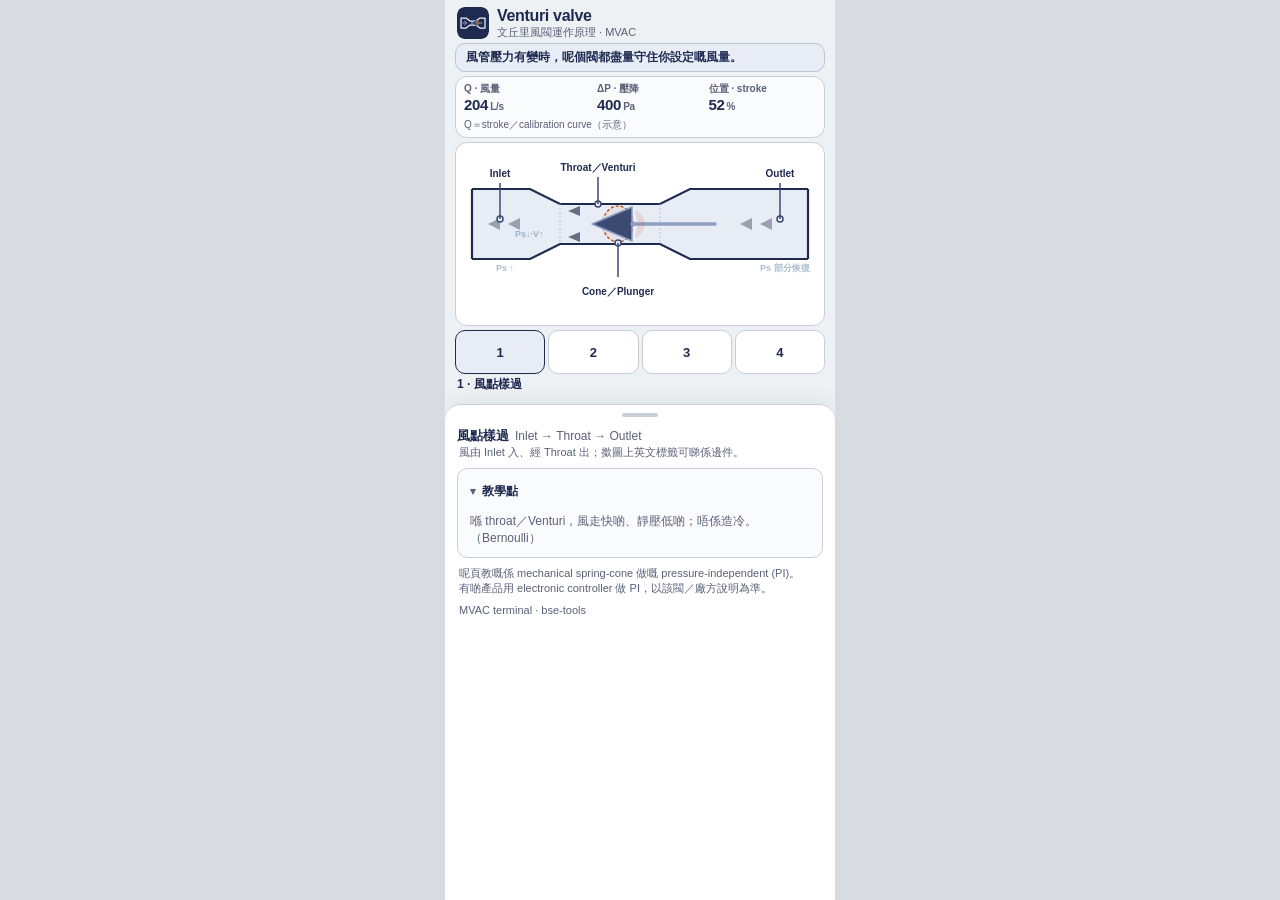
<file: tools/venturi-valve/index.html>
<!DOCTYPE html>
<html lang="zh-Hant">
<head>
  <meta charset="utf-8" />
  <meta name="viewport" content="width=device-width, initial-scale=1, viewport-fit=cover" />
  <title>Venturi valve｜文丘里風閥</title>
  <style>
    :root {
      --canvas: #EEF1F4;
      --panel: #FFFFFF;
      --ink: #1E2A50;
      --muted: #5A6178;
      --line: #C8CDD8;
      --accent: #C45C26;
      --comfort-edge: #2E7D6E;
      --focus: #174A7C;
      --ok: #2E7D6E;
      --warn-bg: #fde8d4;
      --warn-bd: #e8b078;
      --safe-bottom: env(safe-area-inset-bottom, 0px);
    }
    * { box-sizing: border-box; }
    html, body {
      margin: 0; padding: 0;
      background: #D8DCE2;
      color: var(--ink);
      font-family: -apple-system, BlinkMacSystemFont, "Segoe UI", Roboto,
        "Noto Sans TC", "PingFang TC", "Helvetica Neue", sans-serif;
      -webkit-text-size-adjust: 100%;
    }
    .phone {
      width: 390px;
      max-width: 100vw;
      min-height: 844px;
      height: 100dvh;
      max-height: 100dvh;
      margin: 0 auto;
      background: var(--canvas);
      display: flex;
      flex-direction: column;
      overflow: hidden;
      overflow-x: hidden;
      position: relative;
    }
    @media (max-width: 430px) {
      .phone { width: 100%; min-height: 100dvh; }
    }

    header.appbar {
      flex: 0 0 auto;
      padding: 6px 12px 4px;
      display: flex;
      align-items: center;
      gap: 8px;
    }
    header.appbar img.mark {
      width: 32px; height: 32px;
      border-radius: 8px;
      flex: 0 0 auto;
    }
    header.appbar .titles { min-width: 0; flex: 1 1 auto; }
    header.appbar h1 {
      margin: 0;
      font-size: 16px;
      font-weight: 700;
      letter-spacing: -0.02em;
      line-height: 1.2;
      overflow-wrap: anywhere;
    }
    header.appbar .sub {
      font-size: 11px;
      color: var(--muted);
      font-weight: 500;
      line-height: 1.3;
      overflow-wrap: anywhere;
      word-break: keep-all;
    }
    .hero {
      flex: 0 0 auto;
      margin: 0 10px 4px;
      padding: 5px 10px;
      background: #E8ECF5;
      border: 1px solid #B8C4D8;
      border-radius: 10px;
      font-size: 11.5px;
      font-weight: 600;
      color: var(--ink);
      line-height: 1.4;
      overflow-wrap: anywhere;
      word-break: keep-all;
    }

    /* Live readout strip */
    .live {
      flex: 0 0 auto;
      margin: 0 10px 4px;
      padding: 6px 8px;
      background: #FAFBFC;
      border: 1px solid var(--line);
      border-radius: 12px;
      display: grid;
      grid-template-columns: 1.2fr 1fr 1fr;
      gap: 4px;
    }
    .live .cell {
      min-width: 0;
      display: flex;
      flex-direction: column;
      gap: 1px;
    }
    .live .cell .lab {
      font-size: 10px;
      font-weight: 600;
      color: var(--muted);
      line-height: 1.2;
      overflow-wrap: anywhere;
    }
    .live .cell .val {
      font-size: 15px;
      font-weight: 700;
      font-variant-numeric: tabular-nums;
      letter-spacing: -0.02em;
      line-height: 1.15;
      color: var(--ink);
    }
    .live .cell .val small {
      font-size: 10px;
      font-weight: 600;
      color: var(--muted);
      margin-left: 2px;
    }
    .live .q-lead {
      grid-column: 1 / -1;
      font-size: 10px;
      color: var(--muted);
      line-height: 1.25;
      margin-top: 2px;
      overflow-wrap: anywhere;
      word-break: keep-all;
    }
    .live .dp-hint {
      grid-column: 1 / -1;
      font-size: 10px;
      font-weight: 600;
      color: var(--focus);
      line-height: 1.25;
      overflow-wrap: anywhere;
      word-break: keep-all;
    }
    .live .dp-hint[hidden] { display: none !important; }
    .live.warn-band {
      border-color: var(--accent);
      background: #FFF8F2;
    }
    .live.warn-band .val { color: var(--accent); }
    .band-warn-msg {
      grid-column: 1 / -1;
      font-size: 11px;
      font-weight: 700;
      color: var(--accent);
      line-height: 1.3;
      display: none;
    }
    .live.warn-band .band-warn-msg { display: block; }

    /* Cutaway */
    .viz {
      flex: 0 0 auto;
      margin: 0 10px 4px;
      padding: 6px 4px 8px;
      background: var(--panel);
      border: 1px solid var(--line);
      border-radius: 12px;
      position: relative;
    }
    .viz svg {
      display: block;
      width: 100%;
      height: auto;
      max-height: 168px;
    }
    .anno-anchor {
      fill: #EEF1F4;
      stroke: #3A4A72;
      stroke-width: 1.5;
      pointer-events: none;
    }
    .anno-leader {
      stroke: #3A4A72;
      stroke-width: 1.5;
      fill: none;
      pointer-events: none;
    }
    .callout {
      font-size: 10px;
      font-weight: 700;
      fill: var(--ink);
      pointer-events: none;
    }
    .callout.muted { fill: var(--muted); font-weight: 600; }
    .callout.accent { fill: var(--accent); }
    .callout.ok { fill: var(--ok); }
    .tap-hit {
      cursor: pointer;
      fill: transparent;
      -webkit-tap-highlight-color: transparent;
    }
    .tap-hit:focus { outline: none; }
    .tap-g:focus { outline: none; }
    .tap-g:focus-visible .tap-hit {
      stroke: var(--focus);
      stroke-width: 2;
      fill: rgba(23, 74, 124, 0.08);
    }
    .tap-g[aria-pressed="true"] .callout {
      fill: var(--focus);
    }
    .tap-g[aria-pressed="true"] .tap-hit {
      fill: rgba(23, 74, 124, 0.10);
      stroke: var(--focus);
      stroke-width: 1.5;
      rx: 6;
    }
    .part-hl {
      fill: none;
      stroke: var(--focus);
      stroke-width: 2.5;
      opacity: 0;
      pointer-events: none;
    }
    .part-hl.on { opacity: 1; }
    .flow-arrow { opacity: 0.55; }
    .flow-arrow.dense { opacity: 0.9; }
    @keyframes flowPulse {
      0%, 100% { opacity: 0.35; transform: translateX(0); }
      50% { opacity: 0.95; transform: translateX(2px); }
    }
    .viz.animate .flow-arrow {
      animation: flowPulse 1.1s ease-in-out infinite;
    }
    .viz.animate .flow-arrow:nth-child(2) { animation-delay: 0.15s; }
    .viz.animate .flow-arrow:nth-child(3) { animation-delay: 0.3s; }
    .spring-coil { stroke: var(--accent); }
    .cone-fill { fill: #3A4A72; stroke: #8FA0C4; }
    .body-stroke { fill: none; stroke: var(--ink); stroke-width: 2.2; }
    .duct-fill { fill: #E8ECF5; stroke: var(--line); stroke-width: 1; }
    .actuator-box { fill: #C5CDD8; stroke: var(--ink); stroke-width: 2; }
    .actuator-motor { fill: #D8DEE8; stroke: var(--ink); stroke-width: 2; }
    .actuator-motor-end { fill: #C5CDD8; stroke: var(--ink); stroke-width: 2; }
    .actuator-fin { stroke: var(--ink); stroke-width: 1.1; opacity: 0.55; fill: none; }
    .actuator-gear { fill: none; stroke: var(--ink); stroke-width: 1.25; opacity: 0.65; }
    .actuator-link { stroke: var(--ink); stroke-width: 2.5; stroke-linecap: round; fill: none; }
    .actuator-clevis { stroke: var(--ink); stroke-width: 2; fill: none; stroke-linecap: round; stroke-linejoin: round; }
    .actuator-stroke-cue { stroke: var(--accent); stroke-width: 1.75; fill: none; stroke-linecap: round; }
    .controller-box { fill: #FAFBFC; stroke: var(--muted); stroke-width: 1.25; }
    .orifice-glow {
      fill: rgba(196, 92, 38, 0.08);
      stroke: var(--accent);
      stroke-width: 1.5;
      stroke-dasharray: 3 2;
    }
    .p-mark { font-size: 9px; font-weight: 800; fill: var(--focus); }

    .part-callout {
      margin: 4px 4px 0;
      padding: 6px 8px;
      background: #E8ECF5;
      border: 1px solid #B8C4D8;
      border-radius: 8px;
      font-size: 11px;
      font-weight: 600;
      color: var(--ink);
      line-height: 1.35;
      overflow-wrap: anywhere;
      word-break: keep-all;
    }
    .part-callout[hidden] { display: none !important; }
    .part-callout .en {
      font-weight: 500;
      color: var(--muted);
      font-size: 10px;
    }

    /* Twin Q sparklines (stage 3) */
    .twin {
      display: none;
      margin: 0 10px 4px;
      padding: 6px 8px;
      background: #FAFBFC;
      border: 1px solid var(--line);
      border-radius: 10px;
      gap: 8px;
      grid-template-columns: 1fr 1fr;
    }
    .twin.on { display: grid; }
    .twin .spk { min-width: 0; }
    .twin .spk .lab {
      font-size: 10px;
      font-weight: 700;
      color: var(--muted);
      margin-bottom: 2px;
      overflow-wrap: anywhere;
      word-break: keep-all;
    }
    .twin .spk .lab.pi { color: var(--ok); }
    .twin .spk .lab.damp { color: var(--accent); }
    .twin .spk .num {
      font-size: 14px;
      font-weight: 700;
      font-variant-numeric: tabular-nums;
      letter-spacing: -0.02em;
    }
    .twin svg {
      width: 100%;
      height: 28px;
      display: block;
      margin-top: 2px;
    }

    /* Scrubber / stages */
    .scrubber {
      flex: 0 0 auto;
      display: flex;
      align-items: center;
      gap: 4px;
      padding: 0 10px 2px;
    }
    .steps {
      flex: 1 1 auto;
      display: flex;
      gap: 3px;
      overflow-x: auto;
      -webkit-overflow-scrolling: touch;
      scrollbar-width: none;
    }
    .steps::-webkit-scrollbar { display: none; }
    .steps button {
      flex: 1 1 0;
      min-width: 44px;
      min-height: 44px;
      border-radius: 10px;
      border: 1px solid var(--line);
      background: var(--panel);
      color: var(--ink);
      font-size: 13px;
      font-weight: 700;
      padding: 0 4px;
      cursor: pointer;
      font-family: inherit;
    }
    .steps button:focus-visible {
      outline: 3px solid var(--focus);
      outline-offset: 2px;
    }
    .steps button[aria-current="true"] {
      background: #E8ECF5;
      border-color: var(--ink);
    }
    .step-caption {
      flex: 0 0 auto;
      font-size: 12px;
      font-weight: 600;
      color: var(--ink);
      padding: 0 12px 4px;
      min-height: 28px;
      line-height: 1.35;
      overflow-wrap: anywhere;
      word-break: keep-all;
    }

    /* Sheet */
    .sheet {
      flex: 1 1 auto;
      min-height: 0;
      background: var(--panel);
      border-radius: 16px 16px 0 0;
      box-shadow: 0 -4px 20px rgba(0, 0, 0, 0.06);
      border-top: 1px solid var(--line);
      padding: 6px 12px calc(10px + var(--safe-bottom));
      overflow-y: auto;
      overflow-x: hidden;
      -webkit-overflow-scrolling: touch;
      display: flex;
      flex-direction: column;
      gap: 8px;
    }
    .grab {
      width: 36px; height: 4px;
      border-radius: 999px;
      background: var(--line);
      margin: 2px auto 2px;
    }
    .section-label {
      display: flex;
      align-items: baseline;
      gap: 6px;
      flex-wrap: wrap;
    }
    .section-label .en { font-size: 13px; font-weight: 700; }
    .section-label .zh { font-size: 12px; color: var(--muted); font-weight: 500; }

    .field {
      display: flex;
      flex-direction: column;
      gap: 4px;
    }
    .field label {
      font-size: 12px;
      font-weight: 600;
      display: flex;
      gap: 6px;
      align-items: baseline;
      flex-wrap: wrap;
    }
    .field label .zh { font-size: 11px; color: var(--muted); font-weight: 500; }
    .field .control {
      display: flex;
      align-items: center;
      gap: 8px;
    }
    .field input[type="range"] {
      flex: 1 1 auto;
      min-width: 0;
      height: 44px;
      margin: 0;
      accent-color: var(--ink);
      cursor: pointer;
    }
    .field .rread {
      flex: 0 0 auto;
      min-width: 64px;
      text-align: right;
      font-size: 13px;
      font-weight: 700;
      font-variant-numeric: tabular-nums;
    }
    .field .dp-drive-hint {
      margin: 0;
      font-size: 10px;
      font-weight: 600;
      color: var(--focus);
      line-height: 1.25;
      overflow-wrap: anywhere;
      word-break: keep-all;
    }
    .field[hidden], .panel[hidden], .tip[hidden] { display: none !important; }

    .seg-row {
      display: flex;
      gap: 4px;
      width: 100%;
    }
    .seg-btn {
      flex: 1 1 0;
      min-width: 0;
      min-height: 44px;
      padding: 4px 6px;
      border: 1px solid var(--line);
      border-radius: 10px;
      background: var(--canvas);
      color: var(--muted);
      cursor: pointer;
      display: flex;
      flex-direction: column;
      align-items: center;
      justify-content: center;
      gap: 1px;
      font-family: inherit;
      -webkit-tap-highlight-color: transparent;
    }
    .seg-btn .en { font-size: 12px; font-weight: 700; color: inherit; line-height: 1.15; }
    .seg-btn .zh { font-size: 10px; font-weight: 500; color: inherit; opacity: 0.9; line-height: 1.15; overflow-wrap: anywhere; }
    .seg-btn[aria-checked="true"] {
      background: #E8ECF5;
      border-color: var(--ink);
      color: var(--ink);
    }
    .seg-btn.pi[aria-checked="true"] {
      background: #E4F2EE;
      border-color: var(--ok);
      color: var(--ok);
    }
    .seg-btn.damp[aria-checked="true"] {
      background: var(--warn-bg);
      border-color: var(--accent);
      color: var(--accent);
    }
    .seg-btn:focus-visible {
      outline: 3px solid var(--focus);
      outline-offset: 2px;
    }

    details.tip {
      border: 1px solid var(--line);
      border-radius: 10px;
      background: #FAFBFC;
      padding: 0;
    }
    details.tip summary {
      list-style: none;
      cursor: pointer;
      padding: 10px 12px;
      min-height: 44px;
      display: flex;
      align-items: center;
      font-size: 12px;
      font-weight: 700;
      gap: 6px;
    }
    details.tip summary::-webkit-details-marker { display: none; }
    details.tip summary::before {
      content: "▸";
      color: var(--muted);
      font-size: 11px;
    }
    details.tip[open] summary::before { content: "▾"; }
    details.tip .tip-body {
      padding: 0 12px 10px;
      font-size: 12px;
      color: var(--muted);
      line-height: 1.4;
      overflow-wrap: anywhere;
      word-break: keep-all;
    }
    details.tip .tip-body strong { color: var(--ink); font-weight: 700; }

    .panel-note {
      font-size: 11px;
      color: var(--muted);
      line-height: 1.35;
      overflow-wrap: anywhere;
      word-break: keep-all;
      padding: 0 2px;
      margin: 0;
    }
    .chrome-note {
      font-size: 11px;
      color: var(--muted);
      line-height: 1.35;
      overflow-wrap: anywhere;
      word-break: keep-all;
      padding: 0 2px;
      margin: 0;
    }
    .demo-note {
      font-size: 11px;
      color: var(--muted);
      line-height: 1.35;
      margin: 0;
      padding: 0 2px 4px;
      overflow-wrap: anywhere;
      word-break: keep-all;
    }

    @media (max-width: 340px) {
      .seg-btn .zh { display: none; }
      .field label .zh { display: none; }
      header.appbar h1 { font-size: 14px; }
      .live .cell .val { font-size: 13px; }
      .hero { font-size: 11px; }
    }
  </style>
</head>
<body>
  <div class="phone" id="app">
    <header class="appbar">
      <img class="mark" src="../../logos/venturi-valve.svg" alt="" width="32" height="32" />
      <div class="titles">
        <h1>Venturi valve</h1>
        <div class="sub">文丘里風閥運作原理 · MVAC</div>
      </div>
    </header>

    <p class="hero" id="heroLine">風管壓力有變時，呢個閥都盡量守住你設定嘅風量。</p>

    <div class="live" id="liveStrip" aria-live="polite">
      <div class="cell">
        <span class="lab">Q · 風量</span>
        <span class="val" id="valQ">180<small>L/s</small></span>
      </div>
      <div class="cell">
        <span class="lab">ΔP · 壓降</span>
        <span class="val" id="valDp">400<small>Pa</small></span>
      </div>
      <div class="cell">
        <span class="lab">位置 · stroke</span>
        <span class="val" id="valPos">52<small>%</small></span>
      </div>
      <div class="q-lead" id="q-lead">Q＝stroke／calibration curve（示意）</div>
      <div class="dp-hint" id="dpHint" hidden>上游擾動驅動 ΔP</div>
      <div class="band-warn-msg" id="bandWarn">超出示意工作帶（~150–750 Pa）— PI 可能失效</div>
    </div>

    <div class="viz animate" id="viz" data-stage="1">
      <svg viewBox="0 0 360 168" role="img" aria-label="Venturi valve cutaway">
        <path class="duct-fill" d="M12 40 H70 L100 55 H200 L230 40 H348 V110 H230 L200 95 H100 L70 110 H12 Z"/>
        <path class="body-stroke" d="M12 40 H70 L100 55 H200 L230 40 H348"/>
        <path class="body-stroke" d="M12 110 H70 L100 95 H200 L230 110 H348"/>
        <line class="body-stroke" x1="12" y1="40" x2="12" y2="110"/>
        <line class="body-stroke" x1="348" y1="40" x2="348" y2="110"/>

        <line x1="100" y1="55" x2="100" y2="95" stroke="#B8C4D8" stroke-width="1" stroke-dasharray="2 2"/>
        <line x1="200" y1="55" x2="200" y2="95" stroke="#B8C4D8" stroke-width="1" stroke-dasharray="2 2"/>

        <ellipse id="orificeGlow" class="orifice-glow" cx="158" cy="75" rx="18" ry="20"/>

        <g id="coneGroup" transform="translate(0,0)">
          <path class="cone-fill" id="conePath" d="M132 75 L172 58 V92 Z" stroke-width="1.5" stroke-linejoin="round"/>
          <line id="shaftLine" x1="172" y1="75" x2="255" y2="75" stroke="#8FA0C4" stroke-width="3.5" stroke-linecap="round"/>
          <g id="springGroup" opacity="0.15">
            <path class="spring-coil" id="springPath" fill="none" stroke-width="2"
              d="M176 62 Q180 75 176 88 Q184 75 176 62 Q188 75 176 88 Q192 75 176 62"/>
          </g>
        </g>

        <!-- ΔP taps: hidden by default -->
        <g id="dpTaps" opacity="0">
          <circle cx="55" cy="40" r="3.5" fill="#EEF1F4" stroke="#174A7C" stroke-width="1.5"/>
          <circle cx="260" cy="40" r="3.5" fill="#EEF1F4" stroke="#174A7C" stroke-width="1.5"/>
          <line x1="55" y1="40" x2="55" y2="28" stroke="#174A7C" stroke-width="1.25"/>
          <line x1="260" y1="40" x2="260" y2="28" stroke="#174A7C" stroke-width="1.25"/>
        </g>

        <!-- actuator: stage 4 — short box + stem/clevis; orange ↔ = stroke cue only (not leader target) -->
        <g id="actuator" opacity="0" visibility="hidden">
          <g id="actDrive" transform="translate(0,0)">
            <rect class="actuator-box" id="actHousing" x="256" y="10" width="28" height="22" rx="3"/>
            <line class="actuator-link" id="actCoupling" x1="270" y1="32" x2="270" y2="71"/>
            <path class="actuator-clevis" id="actClevis" d="M265 70 L270 75 L275 70" fill="none" stroke="#1E2A50" stroke-width="1.75"/>
            <circle id="actCouplingDot" cx="270" cy="75" r="3.5" fill="#EEF1F4" stroke="#1E2A50" stroke-width="1.75"/>
            <!-- stroke cue only — not a part callout target -->
            <g id="actStrokeCue" transform="translate(270,75)">
              <line class="actuator-stroke-cue" x1="-14" y1="0" x2="14" y2="0"/>
              <polyline class="actuator-stroke-cue" points="-10,-3.5 -14,0 -10,3.5"/>
              <polyline class="actuator-stroke-cue" points="10,-3.5 14,0 10,3.5"/>
            </g>
          </g>
        </g>

        <!-- controller: hidden by default -->
        <g id="controller" opacity="0" visibility="hidden">
          <rect class="controller-box" x="290" y="14" width="50" height="22" rx="3"/>
          <text x="315" y="29" text-anchor="middle" class="callout muted" font-size="8">controller</text>
        </g>

        <g id="flowArrows" fill="#5A6178">
          <polygon class="flow-arrow" points="28,75 40,69 40,81"/>
          <polygon class="flow-arrow" points="48,75 60,69 60,81"/>
          <polygon class="flow-arrow dense" id="arrowThroat1" points="108,62 120,57 120,67"/>
          <polygon class="flow-arrow dense" id="arrowThroat2" points="108,88 120,83 120,93"/>
          <polygon class="flow-arrow" points="280,75 292,69 292,81"/>
          <polygon class="flow-arrow" points="300,75 312,69 312,81"/>
        </g>

        <!-- Bernoulli marks: sides only — center under-throat reserved for Cone／Plunger -->
        <g id="bernoulliMarks" opacity="0.4">
          <text x="36" y="122" class="p-mark">Ps ↑</text>
          <text x="300" y="122" class="p-mark">Ps 部分恢復</text>
          <text x="55" y="88" class="p-mark" fill="#C45C26">Ps↓·V↑</text>
        </g>

        <!-- Part highlight rings -->
        <rect id="hlInlet" class="part-hl" x="14" y="42" width="52" height="66" rx="4"/>
        <rect id="hlThroat" class="part-hl" x="100" y="52" width="100" height="46" rx="4"/>
        <ellipse id="hlCone" class="part-hl" cx="158" cy="75" rx="34" ry="24"/>
        <rect id="hlOutlet" class="part-hl" x="292" y="42" width="52" height="66" rx="4"/>

        <!-- Stage-follow annos (leader + circle; reveal per stage) -->
        <g id="annoGap" class="anno" opacity="0" pointer-events="none">
          <circle id="gapAnchor" class="anno-anchor" cx="158" cy="56" r="3"/>
          <line id="gapLeader" class="anno-leader" x1="158" y1="56" x2="158" y2="24"/>
          <text id="labGap" class="callout accent" x="158" y="18" text-anchor="middle" font-size="9.5">annular orifice</text>
        </g>
        <g id="annoShaft" class="anno" opacity="0" pointer-events="none">
          <circle id="shaftAnchor" class="anno-anchor" cx="220" cy="75" r="3"/>
          <line id="shaftLeader" class="anno-leader" x1="220" y1="75" x2="220" y2="128"/>
          <text id="labShaft" class="callout muted" x="220" y="142" text-anchor="middle" font-size="9.5">shaft／stroke</text>
        </g>
        <g id="annoSpring" class="anno" opacity="0" pointer-events="none">
          <circle id="springAnchor" class="anno-anchor" cx="184" cy="88" r="3"/>
          <line id="springLeader" class="anno-leader" x1="184" y1="88" x2="208" y2="130"/>
          <text id="labSpring" class="callout accent" x="214" y="142" font-size="9.5">spring</text>
        </g>
        <g id="annoAct" class="anno" opacity="0" pointer-events="none">
          <circle id="actAnchor" class="anno-anchor" cx="270" cy="21" r="3"/>
          <line id="actLeader" class="anno-leader" x1="270" y1="21" x2="214" y2="21"/>
          <text id="labAct" class="callout muted" x="210" y="24" text-anchor="end" font-size="9.5">actuator</text>
        </g>

        <!-- ≤4 tappable Stage-1 labels — leader + circle inside each tap-g -->
        <g id="tapInlet" class="tap-g" role="button" tabindex="0" aria-pressed="false" data-lab="inlet">
          <rect class="tap-hit" x="2" y="2" width="78" height="42" rx="6"/>
          <circle id="inletAnchor" class="anno-anchor" cx="40" cy="70" r="3"/>
          <line id="inletLeader" class="anno-leader" x1="40" y1="70" x2="40" y2="34"/>
          <text id="labInlet" class="callout" x="40" y="28" text-anchor="middle">Inlet</text>
        </g>
        <g id="tapThroat" class="tap-g" role="button" tabindex="0" aria-pressed="false" data-lab="throat">
          <rect class="tap-hit" x="100" y="4" width="100" height="42" rx="6"/>
          <circle id="throatAnchor" class="anno-anchor" cx="138" cy="55" r="3"/>
          <line id="throatLeader" class="anno-leader" x1="138" y1="55" x2="138" y2="28"/>
          <text id="labThroat" class="callout" x="138" y="22" text-anchor="middle" font-size="9.5">Throat／Venturi</text>
        </g>
        <g id="tapCone" class="tap-g" role="button" tabindex="0" aria-pressed="false" data-lab="cone">
          <circle id="coneAnchor" class="anno-anchor" cx="158" cy="94" r="3"/>
          <line id="coneLeader" class="anno-leader" x1="158" y1="94" x2="158" y2="128"/>
          <rect class="tap-hit" x="103" y="124" width="110" height="36" rx="6"/>
          <text id="labCone" class="callout" x="158" y="146" text-anchor="middle" font-size="9.5">Cone／Plunger</text>
        </g>
        <g id="tapOutlet" class="tap-g" role="button" tabindex="0" aria-pressed="false" data-lab="outlet">
          <rect class="tap-hit" x="278" y="4" width="78" height="40" rx="6"/>
          <circle id="outletAnchor" class="anno-anchor" cx="320" cy="70" r="3"/>
          <line id="outletLeader" class="anno-leader" x1="320" y1="70" x2="320" y2="34"/>
          <text id="labOutlet" class="callout" x="320" y="28" text-anchor="middle">Outlet</text>
        </g>
      </svg>
      <div class="part-callout" id="partCallout" hidden aria-live="polite"></div>
    </div>

    <div class="twin" id="twinQ" aria-hidden="true">
      <div class="spk">
        <div class="lab pi" id="spkPiLab">spring-cone · Q</div>
        <div class="num" id="spkPiNum">180 L/s</div>
        <svg viewBox="0 0 120 28" aria-hidden="true"><polyline id="spkPiLine" fill="none" stroke="#2E7D6E" stroke-width="2" points="0,14 120,14"/></svg>
      </div>
      <div class="spk">
        <div class="lab damp" id="spkDampLab">damper · Q</div>
        <div class="num" id="spkDampNum">180 L/s</div>
        <svg viewBox="0 0 120 28" aria-hidden="true"><polyline id="spkDampLine" fill="none" stroke="#C45C26" stroke-width="2" points="0,14 120,14"/></svg>
      </div>
    </div>

    <div class="scrubber" role="group" aria-label="Teaching stages">
      <div class="steps" id="steps">
        <button type="button" data-stage="1" aria-current="true" aria-label="Stage 1 風點樣過">1</button>
        <button type="button" data-stage="2" aria-label="Stage 2 點樣改風量">2</button>
        <button type="button" data-stage="3" aria-label="Stage 3 壓力變點解仲穩">3</button>
        <button type="button" data-stage="4" aria-label="Stage 4 改設定 vs 自動補">4</button>
      </div>
    </div>
    <div class="step-caption" id="stepCaption">1 · 風點樣過</div>

    <section class="sheet" aria-label="Controls">
      <div class="grab" aria-hidden="true"></div>

      <div class="panel" id="panel1">
        <div class="section-label"><span class="en">風點樣過</span><span class="zh">Inlet → Throat → Outlet</span></div>
        <p class="panel-note">風由 Inlet 入、經 Throat 出；撳圖上英文標籤可睇係邊件。</p>
      </div>

      <div class="panel" id="panel2" hidden>
        <div class="section-label"><span class="en">點樣改風量</span><span class="zh">cone → annular orifice</span></div>
        <div class="field">
          <label for="sliderStroke"><span>shaft／stroke</span><span class="zh">改 annular orifice</span></label>
          <div class="control">
            <input type="range" id="sliderStroke" min="10" max="90" value="52" step="1" aria-valuemin="10" aria-valuemax="90" aria-valuenow="52" aria-label="Cone stroke percent" />
            <span class="rread" id="readStroke">52%</span>
          </div>
        </div>
        <p class="panel-note">Cone／plunger 沿 shaft 移動 → annular orifice 變 → 可達風量變。</p>
      </div>

      <div class="panel" id="panel3" hidden>
        <div class="section-label"><span class="en">壓力變咗點解風量仲穩</span><span class="zh">spring-cone vs damper</span></div>
        <div class="field">
          <label id="lblMode"><span>對照</span><span class="zh">同一 flow setpoint</span></label>
          <div class="seg-row" role="radiogroup" aria-labelledby="lblMode">
            <button type="button" class="seg-btn pi" id="btnPi" role="radio" aria-checked="true">
              <span class="en">spring-cone</span>
              <span class="zh">pressure-independent (PI) · 守 Q</span>
            </button>
            <button type="button" class="seg-btn damp" id="btnDamp" role="radio" aria-checked="false">
              <span class="en">damper</span>
              <span class="zh">普通風門 · 非 PI</span>
            </button>
          </div>
        </div>
        <div class="field">
          <label for="sliderDist"><span>上游壓力</span><span class="zh">示意工作帶 ~150–750 Pa</span></label>
          <div class="control">
            <input type="range" id="sliderDist" min="100" max="900" value="400" step="10" aria-valuemin="100" aria-valuemax="900" aria-valuenow="400" aria-label="Upstream pressure pascal" />
            <span class="rread" id="readDist">400 Pa</span>
          </div>
          <p class="dp-drive-hint">上游擾動驅動 ΔP</p>
        </div>
        <p class="panel-note">同一 flow setpoint：spring-cone 傾向守住；damper 風量跟壓力飄。</p>
      </div>

      <div class="panel" id="panel4" hidden>
        <div class="section-label"><span class="en">改設定 vs 自動補</span><span class="zh">兩層唔好撈亂</span></div>
        <div class="field">
          <label for="sliderQsp"><span>flow setpoint</span><span class="zh">actuator 移 shaft</span></label>
          <div class="control">
            <input type="range" id="sliderQsp" min="80" max="320" value="180" step="5" aria-valuemin="80" aria-valuemax="320" aria-valuenow="180" aria-label="Flow setpoint litres per second" />
            <span class="rread" id="readQsp">180 L/s</span>
          </div>
        </div>
        <div class="field">
          <label for="sliderDist4"><span>再加壓擾</span><span class="zh">短暫管壓波動</span></label>
          <div class="control">
            <input type="range" id="sliderDist4" min="100" max="900" value="400" step="10" aria-valuemin="100" aria-valuemax="900" aria-valuenow="400" aria-label="Disturbance after setpoint change" />
            <span class="rread" id="readDist4">400 Pa</span>
          </div>
        </div>
        <p class="panel-note">Actuator 改 flow setpoint；其後壓擾時 mechanical spring-cone 仍守新設定。設定同自動補係兩層。</p>
      </div>

      <details class="tip" id="tipBox" open>
        <summary>教學點</summary>
        <div class="tip-body" id="tipBody"></div>
      </details>

      <p class="chrome-note" id="eFoot">呢頁教嘅係 mechanical spring-cone 做嘅 pressure-independent (PI)。有啲產品用 electronic controller 做 PI，以該閥／廠方說明為準。</p>
      <p class="demo-note">MVAC terminal · bse-tools</p>
    </section>
  </div>

  <script>
(function () {
  "use strict";

  var stage = 1;
  var piMode = true;
  var stroke = 52;
  var distPa = 400;
  var qsp = 180;
  var activeLab = null;

  var BAND_LO = 150;
  var BAND_HI = 750;
  var DP_NOM = 400;

  var historyPi = [];
  var historyDamp = [];
  var HIST = 24;

  /* Exact from substance §4.1 — do not paraphrase */
  var TIPS = {
    1: "喺 throat／Venturi，風走快啲、靜壓低啲；唔係造冷。（Bernoulli）",
    2: "郁 cone／plunger 就係改 annular orifice——開大啲，可過風多啲。",
    3: "有 spring-cone：管壓升／跌，annular orifice 會自動補，風量傾向企喺設定。普通 damper 會跟住壓力飄。",
    4: "改設定＝actuator 移 shaft；之後短暫壓擾仍靠 spring-cone 補——兩層唔好撈亂。有啲產品用 electronic controller 做 PI，以該閥／廠方說明為準。"
  };

  var CAPTIONS = {
    1: "1 · 風點樣過",
    2: "2 · 點樣改風量",
    3: "3 · 壓力變咗點解風量仲穩",
    4: "4 · 改設定 vs 自動補"
  };

  var CALLOUTS = {
    inlet: { title: "Inlet", body: "風由呢度入閥。" },
    throat: { title: "Throat／Venturi", body: "截面最窄；風快、靜壓低。" },
    cone: { title: "Cone／Plunger", body: "同壁形成 annular orifice，決定風量帶。" },
    outlet: { title: "Outlet", body: "風由呢度出閥。" }
  };

  var HL = { inlet: "hlInlet", throat: "hlThroat", cone: "hlCone", outlet: "hlOutlet" };
  var TAP = { inlet: "tapInlet", throat: "tapThroat", cone: "tapCone", outlet: "tapOutlet" };

  var $ = function (id) { return document.getElementById(id); };

  function clamp(v, a, b) { return Math.max(a, Math.min(b, v)); }

  function strokeToQsp(s) {
    return 80 + (s - 10) * (240 / 80);
  }

  function orificeOpen(s) {
    return 0.15 + (s / 100) * 0.85;
  }

  function springComp(dp) {
    var x = (dp - DP_NOM) / 350;
    return clamp(1 - 0.35 * x, 0.55, 1.25);
  }

  function qNonPi(qTarget, dp, s) {
    var open = orificeOpen(s);
    var ratio = Math.sqrt(Math.max(dp, 40) / DP_NOM);
    return qTarget * open / orificeOpen(52) * ratio;
  }

  function qPi(qTarget, dp, s) {
    var outOfBand = dp < BAND_LO || dp > BAND_HI;
    if (!outOfBand) {
      var wobble = 1 + 0.015 * Math.sin(dp / 40);
      return qTarget * wobble;
    }
    var edge = dp < BAND_LO ? (dp / BAND_LO) : (BAND_HI / Math.max(dp, BAND_HI));
    var mix = clamp(edge, 0.4, 1);
    return qTarget * mix + qNonPi(qTarget, dp, s) * (1 - mix) * 0.5;
  }

  function pushHist(arr, v) {
    arr.push(v);
    if (arr.length > HIST) arr.shift();
  }

  function sparkPoints(arr) {
    if (!arr.length) return "0,14 120,14";
    var min = Math.min.apply(null, arr);
    var max = Math.max.apply(null, arr);
    var span = Math.max(max - min, 8);
    var pts = [];
    for (var i = 0; i < arr.length; i++) {
      var x = (i / Math.max(arr.length - 1, 1)) * 120;
      var y = 24 - ((arr[i] - min) / span) * 20;
      pts.push(x.toFixed(1) + "," + y.toFixed(1));
    }
    return pts.join(" ");
  }

  function setConeVisual(s, dp, showSpring) {
    // Rest pose (stroke 52%): tip 132, mid-body／annular orifice ~152 in throat
    var t = ((s - 52) / 80) * 28;
    $("coneGroup").setAttribute("transform", "translate(" + t.toFixed(1) + ",0)");

    var midX = 158 + t; // visual centroid of cone body in throat
    var open = orificeOpen(s);
    if (showSpring && piMode) open *= springComp(dp);
    var rx = 8 + open * 12;
    var ry = 12 + open * 10;
    $("orificeGlow").setAttribute("cx", midX.toFixed(1));
    $("orificeGlow").setAttribute("rx", rx.toFixed(1));
    $("orificeGlow").setAttribute("ry", ry.toFixed(1));
    $("hlCone").setAttribute("cx", midX.toFixed(1));

    // Cone／Plunger: leader + circle locked under cone mid-body
    var mid = midX.toFixed(1);
    var coneA = $("coneAnchor");
    if (coneA) {
      coneA.setAttribute("cx", mid);
      coneA.setAttribute("cy", "94");
    }
    var lead = $("coneLeader");
    if (lead) {
      lead.setAttribute("x1", mid);
      lead.setAttribute("x2", mid);
      lead.setAttribute("y1", "94");
      lead.setAttribute("y2", "128");
    }
    var lab = $("labCone");
    if (lab) lab.setAttribute("x", mid);
    var hit = $("tapCone") && $("tapCone").querySelector(".tap-hit");
    if (hit) hit.setAttribute("x", (midX - 55).toFixed(1));

    // annular orifice anno tracks orificeGlow／cone–wall gap (upper)
    var gapA = $("gapAnchor");
    if (gapA) {
      gapA.setAttribute("cx", mid);
      gapA.setAttribute("cy", "56");
    }
    var gapL = $("gapLeader");
    if (gapL) {
      gapL.setAttribute("x1", mid);
      gapL.setAttribute("x2", mid);
      gapL.setAttribute("y1", "56");
      gapL.setAttribute("y2", "24");
    }
    var gapLab = $("labGap");
    if (gapLab) gapLab.setAttribute("x", mid);

    // shaft／stroke: circle on shaft; leader DOWN; label outside below duct (~x under shaft, clear of Cone ~158)
    var shaftX = 220 + t;
    var shA = $("shaftAnchor");
    if (shA) {
      shA.setAttribute("cx", shaftX.toFixed(1));
      shA.setAttribute("cy", "75");
    }
    var shL = $("shaftLeader");
    if (shL) {
      shL.setAttribute("x1", shaftX.toFixed(1));
      shL.setAttribute("x2", shaftX.toFixed(1));
      shL.setAttribute("y1", "75");
      shL.setAttribute("y2", "128");
    }
    var shLab = $("labShaft");
    if (shLab) {
      shLab.setAttribute("x", shaftX.toFixed(1));
      shLab.setAttribute("y", "142");
    }

    // spring anno lower-right under coil (avoid Stage-4 actuator fight)
    var sprX = 184 + t;
    var sprA = $("springAnchor");
    if (sprA) {
      sprA.setAttribute("cx", sprX.toFixed(1));
      sprA.setAttribute("cy", "88");
    }
    var sprL = $("springLeader");
    if (sprL) {
      sprL.setAttribute("x1", sprX.toFixed(1));
      sprL.setAttribute("x2", (sprX + 24).toFixed(1));
      sprL.setAttribute("y1", "88");
      sprL.setAttribute("y2", "130");
    }
    var sprLab = $("labSpring");
    if (sprLab) {
      sprLab.setAttribute("x", (sprX + 30).toFixed(1));
      sprLab.setAttribute("y", "142");
    }

    // Stage-4 actuator box + stem tracks cone translate; annos follow
    var actDrive = $("actDrive");
    if (actDrive) {
      actDrive.setAttribute("transform", "translate(" + t.toFixed(1) + ",0)");
    }
    // actuator → circle ON short housing (↔ is stroke cue only, not leader target)
    var actA = $("actAnchor");
    if (actA) {
      actA.setAttribute("cx", (270 + t).toFixed(1));
      actA.setAttribute("cy", "21");
    }
    var actLead = $("actLeader");
    if (actLead) {
      actLead.setAttribute("x1", (270 + t).toFixed(1));
      actLead.setAttribute("x2", (214 + t).toFixed(1));
      actLead.setAttribute("y1", "21");
      actLead.setAttribute("y2", "21");
    }
    var actLab = $("labAct");
    if (actLab) {
      actLab.setAttribute("x", (210 + t).toFixed(1));
      actLab.setAttribute("y", "24");
    }

    $("springGroup").setAttribute("opacity", showSpring ? "1" : "0.15");
    var compress = showSpring && piMode ? springComp(dp) : 1;
    var sc = 1 / compress;
    $("springPath").setAttribute("transform", "translate(176,75) scale(" + sc.toFixed(2) + ",1) translate(-176,-75)");
  }

  function setBernoulli(on, strong) {
    $("bernoulliMarks").setAttribute("opacity", on ? (strong ? "0.7" : "0.35") : "0");
    // Keep throat chevrons small — large triangles read as ghost cones and fight Cone／Plunger
    var a1 = $("arrowThroat1");
    var a2 = $("arrowThroat2");
    a1.setAttribute("points", "108,62 120,57 120,67");
    a2.setAttribute("points", "108,88 120,83 120,93");
  }

  function clearHighlights() {
    Object.keys(HL).forEach(function (k) {
      $(HL[k]).classList.remove("on");
    });
    Object.keys(TAP).forEach(function (k) {
      $(TAP[k]).setAttribute("aria-pressed", "false");
    });
  }

  function highlightLab(name) {
    if (name && activeLab === name) name = null;
    activeLab = name;
    clearHighlights();
    var box = $("partCallout");
    if (!name || !CALLOUTS[name]) {
      box.hidden = true;
      box.textContent = "";
      return;
    }
    if (HL[name]) $(HL[name]).classList.add("on");
    if (TAP[name]) $(TAP[name]).setAttribute("aria-pressed", "true");
    var c = CALLOUTS[name];
    box.innerHTML = "<strong>" + c.title + "</strong> — " + c.body;
    box.hidden = false;
  }

  function syncStageLabels() {
    function setAnno(id, op) {
      var el = $(id);
      if (!el) return;
      el.setAttribute("opacity", String(op));
      el.setAttribute("visibility", op > 0 ? "visible" : "hidden");
    }
    // Stage 2: annular orifice + shaft／stroke (outside body). Stage 3: spring primary.
    // Stage 4: actuator part callout only (spring stays via showSpring / annoSpring).
    setAnno("annoGap", stage === 2 ? 1 : 0);
    setAnno("annoShaft", stage === 2 ? 0.9 : 0);
    setAnno("annoSpring", stage >= 3 ? 1 : 0);
    setAnno("annoAct", stage === 4 ? 1 : 0);

    var showAct = stage === 4;
    $("actuator").setAttribute("opacity", showAct ? "1" : "0");
    $("actuator").setAttribute("visibility", showAct ? "visible" : "hidden");
    $("dpTaps").setAttribute("opacity", "0");
    $("dpTaps").setAttribute("visibility", "hidden");
    $("controller").setAttribute("opacity", "0");
    $("controller").setAttribute("visibility", "hidden");

    // Stage-1 taps: leaders+circles live inside each tap-g → fade together
    var on1 = stage === 1;
    ["tapInlet", "tapThroat", "tapCone", "tapOutlet"].forEach(function (id) {
      $(id).style.opacity = on1 ? "1" : "0";
      $(id).style.pointerEvents = on1 ? "auto" : "none";
      $(id).setAttribute("visibility", on1 ? "visible" : "hidden");
    });
  }

  function update() {
    var s = stroke;
    var dp = distPa;
    var target;

    if (stage === 4) {
      target = qsp;
      s = clamp(10 + (qsp - 80) * 80 / 240, 10, 90);
      stroke = s;
      if ($("sliderStroke")) $("sliderStroke").value = String(Math.round(s));
      dp = +$("sliderDist4").value;
      distPa = dp;
    } else if (stage === 2) {
      target = strokeToQsp(s);
      qsp = target;
    } else if (stage === 3) {
      target = qsp;
    } else {
      target = strokeToQsp(s);
      qsp = target;
    }

    var qPI = qPi(target, dp, s);
    var qDamp = qNonPi(target, dp, s);
    var qShow = (stage === 3 && !piMode) ? qDamp : qPI;
    if (stage !== 3) qShow = qPI;

    var outOfBand = dp < BAND_LO || dp > BAND_HI;

    $("valQ").innerHTML = Math.round(qShow) + "<small>L/s</small>";
    $("valDp").innerHTML = Math.round(dp) + "<small>Pa</small>";
    $("valPos").innerHTML = Math.round(s) + "<small>%</small>";

    var live = $("liveStrip");
    if (outOfBand && (stage === 3 || stage === 4)) live.classList.add("warn-band");
    else live.classList.remove("warn-band");

    var showSpring = stage >= 3 && !(stage === 3 && !piMode);
    if (stage === 4) showSpring = true;
    setConeVisual(s, dp, showSpring);
    $("orificeGlow").setAttribute("stroke-dasharray", (stage === 3 && !piMode) ? "0" : "3 2");
    // Stage 1: Bernoulli visual as optional detail (not a separate stage)
    setBernoulli(stage === 1, false);

    var twin = $("twinQ");
    if (stage === 3) {
      twin.classList.add("on");
      twin.setAttribute("aria-hidden", "false");
      pushHist(historyPi, qPI);
      pushHist(historyDamp, qDamp);
      $("spkPiNum").textContent = Math.round(qPI) + " L/s";
      $("spkDampNum").textContent = Math.round(qDamp) + " L/s";
      $("spkPiLine").setAttribute("points", sparkPoints(historyPi));
      $("spkDampLine").setAttribute("points", sparkPoints(historyDamp));
    } else {
      twin.classList.remove("on");
      twin.setAttribute("aria-hidden", "true");
    }

    $("readStroke").textContent = Math.round(s) + "%";
    $("readDist").textContent = Math.round(+$("sliderDist").value) + " Pa";
    $("readQsp").textContent = Math.round(+$("sliderQsp").value) + " L/s";
    $("readDist4").textContent = Math.round(+$("sliderDist4").value) + " Pa";

    $("sliderStroke").setAttribute("aria-valuenow", String(Math.round(s)));
    $("sliderDist").setAttribute("aria-valuenow", $("sliderDist").value);
    $("sliderQsp").setAttribute("aria-valuenow", $("sliderQsp").value);
    $("sliderDist4").setAttribute("aria-valuenow", $("sliderDist4").value);

    var hint = $("dpHint");
    if (hint) hint.hidden = !(stage === 3 || stage === 4);

    syncStageLabels();
  }

  function setStage(n) {
    stage = n;
    document.querySelectorAll("#steps button").forEach(function (b) {
      b.setAttribute("aria-current", +b.getAttribute("data-stage") === n ? "true" : "false");
    });
    $("stepCaption").textContent = CAPTIONS[n];
    for (var i = 1; i <= 4; i++) {
      var p = $("panel" + i);
      if (p) p.hidden = i !== n;
    }
    $("tipBody").textContent = TIPS[n];
    $("viz").setAttribute("data-stage", String(n));
    $("viz").classList.toggle("animate", n === 1 || n === 2);

    if (n === 3) {
      historyPi = [];
      historyDamp = [];
      qsp = strokeToQsp(stroke);
      var seedTarget = qsp;
      for (var si = 0; si < HIST; si++) {
        var seedDp = 250 + si * (500 / (HIST - 1));
        historyPi.push(qPi(seedTarget, seedDp, stroke));
        historyDamp.push(qNonPi(seedTarget, seedDp, stroke));
      }
      $("sliderDist").value = String(Math.round(distPa));
    }
    if (n === 4) {
      $("sliderQsp").value = String(Math.round(qsp));
      $("sliderDist4").value = String(Math.round(distPa));
    }
    if (n === 2) {
      $("sliderStroke").value = String(Math.round(stroke));
    }

    highlightLab(null);
    update();
  }

  document.querySelectorAll("#steps button").forEach(function (b) {
    b.addEventListener("click", function () { setStage(+b.getAttribute("data-stage")); });
  });

  Object.keys(TAP).forEach(function (key) {
    var g = $(TAP[key]);
    function go() { if (stage === 1) highlightLab(key); }
    g.addEventListener("click", go);
    g.addEventListener("keydown", function (e) {
      if (e.key === "Enter" || e.key === " ") { e.preventDefault(); go(); }
    });
  });

  $("sliderStroke").addEventListener("input", function () {
    stroke = +this.value;
    if (stage === 2) qsp = strokeToQsp(stroke);
    update();
  });
  $("sliderDist").addEventListener("input", function () {
    distPa = +this.value;
    update();
  });
  $("sliderQsp").addEventListener("input", function () {
    qsp = +this.value;
    stroke = clamp(10 + (qsp - 80) * 80 / 240, 10, 90);
    update();
  });
  $("sliderDist4").addEventListener("input", function () {
    distPa = +this.value;
    update();
  });

  $("btnPi").addEventListener("click", function () {
    piMode = true;
    $("btnPi").setAttribute("aria-checked", "true");
    $("btnDamp").setAttribute("aria-checked", "false");
    update();
  });
  $("btnDamp").addEventListener("click", function () {
    piMode = false;
    $("btnPi").setAttribute("aria-checked", "false");
    $("btnDamp").setAttribute("aria-checked", "true");
    update();
  });

  $("tipBody").textContent = TIPS[1];
  setStage(1);
})();
  </script>
</body>
</html>
</file>
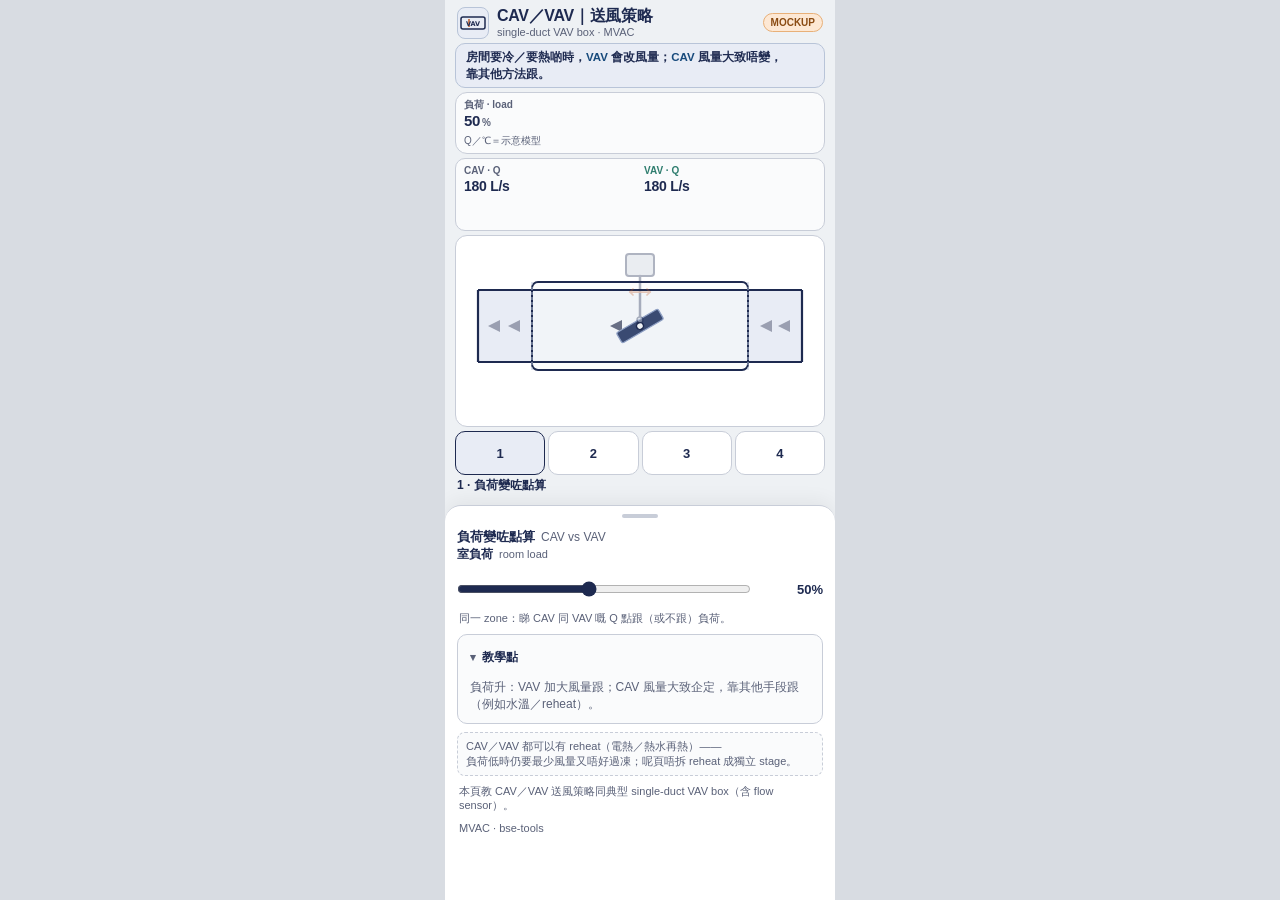
<file: mockup/cav-vav-v1.html>
<!DOCTYPE html>
<html lang="zh-Hant">
<head>
  <meta charset="utf-8" />
  <meta name="viewport" content="width=device-width, initial-scale=1, viewport-fit=cover" />
  <title>CAV／VAV｜送風策略 · mockup v1</title>
  <style>
    :root {
      --canvas: #EEF1F4;
      --panel: #FFFFFF;
      --ink: #1E2A50;
      --muted: #5A6178;
      --line: #C8CDD8;
      --accent: #C45C26;
      --comfort-edge: #2E7D6E;
      --focus: #174A7C;
      --ok: #2E7D6E;
      --warn-bg: #fde8d4;
      --warn-bd: #e8b078;
      --safe-bottom: env(safe-area-inset-bottom, 0px);
    }
    * { box-sizing: border-box; }
    html, body {
      margin: 0; padding: 0;
      background: #D8DCE2;
      color: var(--ink);
      font-family: -apple-system, BlinkMacSystemFont, "Segoe UI", Roboto,
        "Noto Sans TC", "PingFang TC", "Helvetica Neue", sans-serif;
      -webkit-text-size-adjust: 100%;
    }
    .phone {
      width: 390px;
      max-width: 100vw;
      min-height: 844px;
      height: 100dvh;
      max-height: 100dvh;
      margin: 0 auto;
      background: var(--canvas);
      display: flex;
      flex-direction: column;
      overflow: hidden;
      overflow-x: hidden;
      position: relative;
    }
    @media (max-width: 430px) {
      .phone { width: 100%; min-height: 100dvh; }
    }

    header.appbar {
      flex: 0 0 auto;
      padding: 6px 12px 4px;
      display: flex;
      align-items: center;
      gap: 8px;
    }
    header.appbar .mark {
      width: 32px; height: 32px;
      border-radius: 8px;
      flex: 0 0 auto;
      background: #E8ECF5;
      border: 1px solid #B8C4D8;
      display: flex;
      align-items: center;
      justify-content: center;
    }
    header.appbar .mark svg { display: block; }
    header.appbar .titles { min-width: 0; flex: 1 1 auto; }
    header.appbar h1 {
      margin: 0;
      font-size: 16px;
      font-weight: 700;
      letter-spacing: -0.02em;
      line-height: 1.2;
      overflow-wrap: anywhere;
    }
    header.appbar .sub {
      font-size: 11px;
      color: var(--muted);
      font-weight: 500;
      line-height: 1.3;
      overflow-wrap: anywhere;
      word-break: keep-all;
    }
    .chip-row {
      display: flex;
      flex-direction: column;
      gap: 3px;
      flex: 0 0 auto;
      align-items: flex-end;
    }
    .badge {
      font-size: 10px;
      font-weight: 700;
      color: #8a4b12;
      background: var(--warn-bg);
      border: 1px solid var(--warn-bd);
      border-radius: 999px;
      padding: 3px 7px;
      white-space: nowrap;
    }

    .hero {
      flex: 0 0 auto;
      margin: 0 10px 4px;
      padding: 5px 10px;
      background: #E8ECF5;
      border: 1px solid #B8C4D8;
      border-radius: 10px;
      font-size: 11.5px;
      font-weight: 600;
      color: var(--ink);
      line-height: 1.4;
      overflow-wrap: anywhere;
      word-break: keep-all;
    }
    .hero strong { font-weight: 800; color: var(--focus); }

    .live {
      flex: 0 0 auto;
      margin: 0 10px 4px;
      padding: 6px 8px;
      background: #FAFBFC;
      border: 1px solid var(--line);
      border-radius: 12px;
      display: grid;
      grid-template-columns: 1fr 1fr 1fr;
      gap: 4px;
    }
    .live .cell {
      min-width: 0;
      display: flex;
      flex-direction: column;
      gap: 1px;
    }
    .live .cell .lab {
      font-size: 10px;
      font-weight: 600;
      color: var(--muted);
      line-height: 1.2;
      overflow-wrap: anywhere;
    }
    .live .cell .val {
      font-size: 15px;
      font-weight: 700;
      font-variant-numeric: tabular-nums;
      letter-spacing: -0.02em;
      line-height: 1.15;
      color: var(--ink);
    }
    .live .cell .val small {
      font-size: 10px;
      font-weight: 600;
      color: var(--muted);
      margin-left: 2px;
    }
    .live .cell .val.cav { color: var(--muted); }
    .live .cell .val.vav { color: var(--ok); }
    .live .q-lead {
      grid-column: 1 / -1;
      font-size: 10px;
      color: var(--muted);
      line-height: 1.25;
      margin-top: 2px;
      overflow-wrap: anywhere;
      word-break: keep-all;
    }
    /* Soft nit: when twin sparklines carry Q, don't also show Q in live strip */
    .phone.twin-q .live .cell-q { display: none; }
    .phone.twin-q .live {
      grid-template-columns: 1fr;
    }

    .twin {
      display: none;
      margin: 0 10px 4px;
      padding: 6px 8px;
      background: #FAFBFC;
      border: 1px solid var(--line);
      border-radius: 10px;
      gap: 8px;
      grid-template-columns: 1fr 1fr;
    }
    .twin.on { display: grid; }
    .twin .spk { min-width: 0; }
    .twin .spk .lab {
      font-size: 10px;
      font-weight: 700;
      color: var(--muted);
      margin-bottom: 2px;
      overflow-wrap: anywhere;
      word-break: keep-all;
    }
    .twin .spk .lab.cav { color: var(--muted); }
    .twin .spk .lab.vav { color: var(--ok); }
    .twin .spk .num {
      font-size: 14px;
      font-weight: 700;
      font-variant-numeric: tabular-nums;
      letter-spacing: -0.02em;
    }
    .twin svg {
      width: 100%;
      height: 28px;
      display: block;
      margin-top: 2px;
    }

    .viz {
      flex: 0 0 auto;
      margin: 0 10px 4px;
      padding: 6px 4px 8px;
      background: var(--panel);
      border: 1px solid var(--line);
      border-radius: 12px;
      position: relative;
    }
    .viz svg {
      display: block;
      width: 100%;
      height: auto;
      max-height: 176px;
    }
    .anno-anchor {
      fill: #EEF1F4;
      stroke: #3A4A72;
      stroke-width: 1.5;
      pointer-events: none;
    }
    .anno-leader {
      stroke: #3A4A72;
      stroke-width: 1.5;
      fill: none;
      pointer-events: none;
    }
    .callout {
      font-size: 10px;
      font-weight: 700;
      fill: var(--ink);
      pointer-events: none;
    }
    .callout.muted { fill: var(--muted); font-weight: 600; }
    .callout.accent { fill: var(--accent); }
    .callout.ok { fill: var(--ok); }
    .tap-hit {
      cursor: pointer;
      fill: transparent;
      -webkit-tap-highlight-color: transparent;
    }
    .tap-hit:focus { outline: none; }
    .tap-g:focus { outline: none; }
    .tap-g:focus-visible .tap-hit {
      stroke: var(--focus);
      stroke-width: 2;
      fill: rgba(23, 74, 124, 0.08);
    }
    .tap-g[aria-pressed="true"] .callout { fill: var(--focus); }
    .tap-g[aria-pressed="true"] .tap-hit {
      fill: rgba(23, 74, 124, 0.10);
      stroke: var(--focus);
      stroke-width: 1.5;
      rx: 6;
    }
    .part-hl {
      fill: none;
      stroke: var(--focus);
      stroke-width: 2.5;
      opacity: 0;
      pointer-events: none;
    }
    .part-hl.on { opacity: 1; }
    .flow-arrow { opacity: 0.55; }
    .flow-arrow.dense { opacity: 0.9; }
    @keyframes flowPulse {
      0%, 100% { opacity: 0.35; transform: translateX(0); }
      50% { opacity: 0.95; transform: translateX(2px); }
    }
    .viz.animate .flow-arrow {
      animation: flowPulse 1.1s ease-in-out infinite;
    }
    .viz.animate .flow-arrow:nth-child(2) { animation-delay: 0.15s; }
    .viz.animate .flow-arrow:nth-child(3) { animation-delay: 0.3s; }
    .body-stroke { fill: none; stroke: var(--ink); stroke-width: 2.2; }
    .duct-fill { fill: #E8ECF5; stroke: var(--line); stroke-width: 1; }
    .box-shell { fill: #FAFBFC; stroke: var(--ink); stroke-width: 2; }
    .damper-blade { fill: #3A4A72; stroke: #8FA0C4; stroke-width: 1.25; }
    .actuator-box { fill: #C5CDD8; stroke: var(--ink); stroke-width: 2; }
    .actuator-link { stroke: var(--ink); stroke-width: 2.5; stroke-linecap: round; fill: none; }
    .actuator-stroke-cue { stroke: var(--accent); stroke-width: 1.75; fill: none; stroke-linecap: round; }
    .controller-box { fill: #FAFBFC; stroke: var(--muted); stroke-width: 1.25; }
    .sensor-probe { fill: none; stroke: var(--ok); stroke-width: 2; stroke-linecap: round; }
    .sensor-tip { fill: var(--ok); stroke: var(--ink); stroke-width: 1; }

    .part-callout {
      margin: 4px 4px 0;
      padding: 6px 8px;
      background: #E8ECF5;
      border: 1px solid #B8C4D8;
      border-radius: 8px;
      font-size: 11px;
      font-weight: 600;
      color: var(--ink);
      line-height: 1.35;
      overflow-wrap: anywhere;
      word-break: keep-all;
    }
    .part-callout[hidden] { display: none !important; }
    .part-callout .en {
      font-weight: 500;
      color: var(--muted);
      font-size: 10px;
    }

    .scrubber {
      flex: 0 0 auto;
      display: flex;
      align-items: center;
      gap: 4px;
      padding: 0 10px 2px;
    }
    .steps {
      flex: 1 1 auto;
      display: flex;
      gap: 3px;
      overflow-x: auto;
      -webkit-overflow-scrolling: touch;
      scrollbar-width: none;
    }
    .steps::-webkit-scrollbar { display: none; }
    .steps button {
      flex: 1 1 0;
      min-width: 44px;
      min-height: 44px;
      border-radius: 10px;
      border: 1px solid var(--line);
      background: var(--panel);
      color: var(--ink);
      font-size: 13px;
      font-weight: 700;
      padding: 0 4px;
      cursor: pointer;
      font-family: inherit;
    }
    .steps button:focus-visible {
      outline: 3px solid var(--focus);
      outline-offset: 2px;
    }
    .steps button[aria-current="true"] {
      background: #E8ECF5;
      border-color: var(--ink);
    }
    .step-caption {
      flex: 0 0 auto;
      font-size: 12px;
      font-weight: 600;
      color: var(--ink);
      padding: 0 12px 4px;
      min-height: 28px;
      line-height: 1.35;
      overflow-wrap: anywhere;
      word-break: keep-all;
    }

    .sheet {
      flex: 1 1 auto;
      min-height: 0;
      background: var(--panel);
      border-radius: 16px 16px 0 0;
      box-shadow: 0 -4px 20px rgba(0, 0, 0, 0.06);
      border-top: 1px solid var(--line);
      padding: 6px 12px calc(10px + var(--safe-bottom));
      overflow-y: auto;
      overflow-x: hidden;
      -webkit-overflow-scrolling: touch;
      display: flex;
      flex-direction: column;
      gap: 8px;
    }
    .grab {
      width: 36px; height: 4px;
      border-radius: 999px;
      background: var(--line);
      margin: 2px auto 2px;
    }
    .section-label {
      display: flex;
      align-items: baseline;
      gap: 6px;
      flex-wrap: wrap;
    }
    .section-label .en { font-size: 13px; font-weight: 700; }
    .section-label .zh { font-size: 12px; color: var(--muted); font-weight: 500; }

    .field {
      display: flex;
      flex-direction: column;
      gap: 4px;
    }
    .field label {
      font-size: 12px;
      font-weight: 600;
      display: flex;
      gap: 6px;
      align-items: baseline;
      flex-wrap: wrap;
    }
    .field label .zh { font-size: 11px; color: var(--muted); font-weight: 500; }
    .field .control {
      display: flex;
      align-items: center;
      gap: 8px;
    }
    .field input[type="range"] {
      flex: 1 1 auto;
      min-width: 0;
      height: 44px;
      margin: 0;
      accent-color: var(--ink);
      cursor: pointer;
    }
    .field .rread {
      flex: 0 0 auto;
      min-width: 64px;
      text-align: right;
      font-size: 13px;
      font-weight: 700;
      font-variant-numeric: tabular-nums;
    }
    .field[hidden], .panel[hidden], .tip[hidden] { display: none !important; }

    .seg-row {
      display: flex;
      gap: 4px;
      width: 100%;
    }
    .seg-btn {
      flex: 1 1 0;
      min-width: 0;
      min-height: 44px;
      padding: 4px 6px;
      border: 1px solid var(--line);
      border-radius: 10px;
      background: var(--canvas);
      color: var(--muted);
      cursor: pointer;
      display: flex;
      flex-direction: column;
      align-items: center;
      justify-content: center;
      gap: 1px;
      font-family: inherit;
      -webkit-tap-highlight-color: transparent;
    }
    .seg-btn .en { font-size: 12px; font-weight: 700; color: inherit; line-height: 1.15; }
    .seg-btn .zh { font-size: 10px; font-weight: 500; color: inherit; opacity: 0.9; line-height: 1.15; overflow-wrap: anywhere; }
    .seg-btn[aria-checked="true"] {
      background: #E8ECF5;
      border-color: var(--ink);
      color: var(--ink);
    }
    .seg-btn.fb[aria-checked="true"] {
      background: #E4F2EE;
      border-color: var(--ok);
      color: var(--ok);
    }
    .seg-btn.open[aria-checked="true"] {
      background: var(--warn-bg);
      border-color: var(--accent);
      color: var(--accent);
    }
    .seg-btn:focus-visible {
      outline: 3px solid var(--focus);
      outline-offset: 2px;
    }

    details.tip {
      border: 1px solid var(--line);
      border-radius: 10px;
      background: #FAFBFC;
      padding: 0;
    }
    details.tip summary {
      list-style: none;
      cursor: pointer;
      padding: 10px 12px;
      min-height: 44px;
      display: flex;
      align-items: center;
      font-size: 12px;
      font-weight: 700;
      gap: 6px;
    }
    details.tip summary::-webkit-details-marker { display: none; }
    details.tip summary::before {
      content: "▸";
      color: var(--muted);
      font-size: 11px;
    }
    details.tip[open] summary::before { content: "▾"; }
    details.tip .tip-body {
      padding: 0 12px 10px;
      font-size: 12px;
      color: var(--muted);
      line-height: 1.4;
      overflow-wrap: anywhere;
      word-break: keep-all;
    }
    details.tip .tip-body strong { color: var(--ink); font-weight: 700; }

    .panel-note {
      font-size: 11px;
      color: var(--muted);
      line-height: 1.35;
      overflow-wrap: anywhere;
      word-break: keep-all;
      padding: 0 2px;
      margin: 0;
    }
    .reheat-tip {
      font-size: 11px;
      color: var(--muted);
      line-height: 1.35;
      overflow-wrap: anywhere;
      word-break: keep-all;
      padding: 6px 8px;
      margin: 0;
      background: #FAFBFC;
      border: 1px dashed var(--line);
      border-radius: 8px;
    }
    .chrome-note {
      font-size: 11px;
      color: var(--muted);
      line-height: 1.35;
      overflow-wrap: anywhere;
      word-break: keep-all;
      padding: 0 2px;
      margin: 0;
    }
    .chrome-aside {
      font-size: 10px;
      color: var(--muted);
      line-height: 1.35;
      overflow-wrap: anywhere;
      word-break: keep-all;
      padding: 0 2px;
      margin: 0;
      opacity: 0.92;
    }
    .demo-note {
      font-size: 11px;
      color: var(--muted);
      line-height: 1.35;
      margin: 0;
      padding: 0 2px 4px;
      overflow-wrap: anywhere;
      word-break: keep-all;
    }

    @media (max-width: 340px) {
      .seg-btn .zh { display: none; }
      .field label .zh { display: none; }
      header.appbar h1 { font-size: 14px; }
      .live .cell .val { font-size: 13px; }
      .hero { font-size: 11px; }
    }
  </style>
</head>
<body>
  <div class="phone" id="app">
    <header class="appbar">
      <div class="mark" aria-hidden="true">
        <svg width="28" height="28" viewBox="0 0 28 28" role="img">
          <rect x="2" y="8" width="24" height="12" rx="2" fill="#E8ECF5" stroke="#1E2A50" stroke-width="1.5"/>
          <line x1="10" y1="10" x2="10" y2="18" stroke="#C45C26" stroke-width="1.5"/>
          <text x="14" y="17" text-anchor="middle" font-size="6.5" font-weight="800" fill="#1E2A50" font-family="system-ui,sans-serif">VAV</text>
        </svg>
      </div>
      <div class="titles">
        <h1>CAV／VAV｜送風策略</h1>
        <div class="sub">single-duct VAV box · MVAC</div>
      </div>
      <div class="chip-row">
        <span class="badge">MOCKUP</span>
      </div>
    </header>

    <p class="hero" id="heroLine">房間要冷／要熱啲時，<strong>VAV</strong> 會改風量；<strong>CAV</strong> 風量大致唔變，靠其他方法跟。</p>

    <div class="live" id="liveStrip" aria-live="polite">
      <div class="cell">
        <span class="lab">負荷 · load</span>
        <span class="val" id="valLoad">50<small>%</small></span>
      </div>
      <div class="cell cell-q">
        <span class="lab">CAV · Q</span>
        <span class="val cav" id="valCav">180<small>L/s</small></span>
      </div>
      <div class="cell cell-q">
        <span class="lab">VAV · Q</span>
        <span class="val vav" id="valVav">180<small>L/s</small></span>
      </div>
      <div class="q-lead" id="q-lead">Q／℃＝示意模型</div>
    </div>

    <div class="twin" id="twinQ" aria-hidden="true">
      <div class="spk">
        <div class="lab cav">CAV · Q</div>
        <div class="num" id="spkCavNum">180 L/s</div>
        <svg viewBox="0 0 120 28" aria-hidden="true"><polyline id="spkCavLine" fill="none" stroke="#5A6178" stroke-width="2" points="0,14 120,14"/></svg>
      </div>
      <div class="spk">
        <div class="lab vav">VAV · Q</div>
        <div class="num" id="spkVavNum">180 L/s</div>
        <svg viewBox="0 0 120 28" aria-hidden="true"><polyline id="spkVavLine" fill="none" stroke="#2E7D6E" stroke-width="2" points="0,14 120,14"/></svg>
      </div>
    </div>

    <div class="viz animate" id="viz" data-stage="1">
      <svg viewBox="0 0 360 176" role="img" aria-label="single-duct VAV box cutaway">
        <!-- Duct / box shell -->
        <rect class="duct-fill" x="18" y="48" width="324" height="72" rx="4"/>
        <rect class="box-shell" x="72" y="40" width="216" height="88" rx="6" fill="#FAFBFC" fill-opacity="0.55"/>
        <path class="body-stroke" d="M18 48 H342"/>
        <path class="body-stroke" d="M18 120 H342"/>
        <line class="body-stroke" x1="18" y1="48" x2="18" y2="120"/>
        <line class="body-stroke" x1="342" y1="48" x2="342" y2="120"/>
        <line x1="72" y1="40" x2="72" y2="128" stroke="#B8C4D8" stroke-width="1" stroke-dasharray="3 2"/>
        <line x1="288" y1="40" x2="288" y2="128" stroke="#B8C4D8" stroke-width="1" stroke-dasharray="3 2"/>

        <!-- Flow arrows -->
        <g id="flowArrows" fill="#5A6178">
          <polygon class="flow-arrow" points="28,84 40,78 40,90"/>
          <polygon class="flow-arrow" points="48,84 60,78 60,90"/>
          <polygon class="flow-arrow dense" id="arrowMid" points="150,84 162,78 162,90"/>
          <polygon class="flow-arrow" points="300,84 312,78 312,90"/>
          <polygon class="flow-arrow" points="318,84 330,78 330,90"/>
        </g>

        <!-- Damper blade (pivot at 180,84) -->
        <g id="damperGroup" transform="rotate(-35 180 84)">
          <rect class="damper-blade" id="damperBlade" x="156" y="78" width="48" height="12" rx="2"/>
          <circle cx="180" cy="84" r="3.5" fill="#EEF1F4" stroke="#1E2A50" stroke-width="1.5"/>
        </g>

        <!-- Actuator on top of box + stem to damper pivot -->
        <g id="actuatorGroup" opacity="0.35">
          <rect class="actuator-box" id="actHousing" x="166" y="12" width="28" height="22" rx="3"/>
          <line class="actuator-link" x1="180" y1="34" x2="180" y2="78"/>
          <circle cx="180" cy="78" r="3" fill="#EEF1F4" stroke="#1E2A50" stroke-width="1.5"/>
          <g id="actStrokeCue" transform="translate(180,50)" opacity="0.85">
            <line class="actuator-stroke-cue" x1="-10" y1="0" x2="10" y2="0"/>
            <polyline class="actuator-stroke-cue" points="-7,-3 -10,0 -7,3"/>
            <polyline class="actuator-stroke-cue" points="7,-3 10,0 7,3"/>
          </g>
        </g>

        <!-- Controller (Stage 3+) -->
        <g id="controllerGroup" opacity="0" visibility="hidden">
          <rect class="controller-box" id="ctrlBox" x="292" y="8" width="54" height="26" rx="3"/>
          <circle cx="302" cy="16" r="2.5" fill="#2E7D6E"/>
          <circle cx="310" cy="16" r="2.5" fill="#C45C26"/>
          <line x1="318" y1="21" x2="338" y2="21" stroke="#C8CDD8" stroke-width="1.5"/>
          <line x1="318" y1="26" x2="334" y2="26" stroke="#C8CDD8" stroke-width="1.5"/>
        </g>

        <!-- Flow sensor probe in duct (Stage 4) -->
        <g id="sensorGroup" opacity="0" visibility="hidden">
          <line class="sensor-probe" x1="118" y1="48" x2="118" y2="84"/>
          <line class="sensor-probe" x1="112" y1="84" x2="124" y2="84"/>
          <circle class="sensor-tip" cx="118" cy="84" r="4"/>
          <line x1="118" y1="40" x2="118" y2="48" stroke="#2E7D6E" stroke-width="2"/>
          <rect x="108" y="28" width="20" height="12" rx="2" fill="#E4F2EE" stroke="#2E7D6E" stroke-width="1.25"/>
        </g>

        <!-- Highlight rings -->
        <rect id="hlInlet" class="part-hl" x="20" y="50" width="48" height="68" rx="4"/>
        <ellipse id="hlDamper" class="part-hl" cx="180" cy="84" rx="36" ry="22"/>
        <rect id="hlAct" class="part-hl" x="162" y="8" width="36" height="30" rx="4"/>
        <rect id="hlOutlet" class="part-hl" x="292" y="50" width="48" height="68" rx="4"/>
        <rect id="hlCtrl" class="part-hl" x="288" y="4" width="62" height="34" rx="4"/>
        <ellipse id="hlSensor" class="part-hl" cx="118" cy="84" rx="22" ry="28"/>

        <!-- Stage-follow annos (non-tap reveal) -->
        <g id="annoCtrl" class="anno" opacity="0" pointer-events="none">
          <circle class="anno-anchor" cx="319" cy="21" r="3"/>
          <line class="anno-leader" x1="319" y1="21" x2="319" y2="48"/>
          <text class="callout muted" x="319" y="60" text-anchor="middle" font-size="9.5">controller</text>
        </g>
        <g id="annoSensor" class="anno" opacity="0" pointer-events="none">
          <circle class="anno-anchor" cx="118" cy="84" r="3"/>
          <line class="anno-leader" x1="118" y1="84" x2="118" y2="148"/>
          <text class="callout ok" x="118" y="162" text-anchor="middle" font-size="9.5">flow sensor</text>
        </g>

        <!-- ≤4 tappable labels — leader + circle -->
        <g id="tapInlet" class="tap-g" role="button" tabindex="0" aria-pressed="false" data-lab="inlet" opacity="0" visibility="hidden">
          <rect class="tap-hit" x="2" y="2" width="70" height="44" rx="6"/>
          <circle class="anno-anchor" cx="40" cy="84" r="3"/>
          <line class="anno-leader" x1="40" y1="84" x2="40" y2="34"/>
          <text class="callout" x="40" y="28" text-anchor="middle">Inlet</text>
        </g>
        <g id="tapDamper" class="tap-g" role="button" tabindex="0" aria-pressed="false" data-lab="damper" opacity="0" visibility="hidden">
          <rect class="tap-hit" x="148" y="128" width="100" height="40" rx="6"/>
          <circle class="anno-anchor" cx="196" cy="96" r="3"/>
          <line class="anno-leader" x1="196" y1="96" x2="196" y2="140"/>
          <text class="callout" x="196" y="154" text-anchor="middle">damper</text>
        </g>
        <g id="tapAct" class="tap-g" role="button" tabindex="0" aria-pressed="false" data-lab="actuator" opacity="0" visibility="hidden">
          <rect class="tap-hit" x="120" y="2" width="90" height="40" rx="6"/>
          <circle class="anno-anchor" cx="180" cy="23" r="3"/>
          <line class="anno-leader" x1="180" y1="23" x2="130" y2="23"/>
          <text class="callout" x="126" y="26" text-anchor="end">actuator</text>
        </g>
        <g id="tapOutlet" class="tap-g" role="button" tabindex="0" aria-pressed="false" data-lab="outlet" opacity="0" visibility="hidden">
          <rect class="tap-hit" x="288" y="2" width="70" height="44" rx="6"/>
          <circle class="anno-anchor" cx="320" cy="84" r="3"/>
          <line class="anno-leader" x1="320" y1="84" x2="320" y2="34"/>
          <text class="callout" x="320" y="28" text-anchor="middle">Outlet</text>
        </g>
        <g id="tapCtrl" class="tap-g" role="button" tabindex="0" aria-pressed="false" data-lab="controller" opacity="0" visibility="hidden">
          <rect class="tap-hit" x="250" y="2" width="108" height="40" rx="6"/>
          <circle class="anno-anchor" cx="319" cy="21" r="3"/>
          <line class="anno-leader" x1="319" y1="21" x2="250" y2="21"/>
          <text class="callout" x="246" y="24" text-anchor="end" font-size="9.5">controller</text>
        </g>
        <g id="tapSensor" class="tap-g" role="button" tabindex="0" aria-pressed="false" data-lab="sensor" opacity="0" visibility="hidden">
          <rect class="tap-hit" x="70" y="128" width="90" height="40" rx="6"/>
          <circle class="anno-anchor" cx="118" cy="84" r="3"/>
          <line class="anno-leader" x1="118" y1="84" x2="100" y2="140"/>
          <text class="callout ok" x="100" y="154" text-anchor="middle" font-size="9.5">flow sensor</text>
        </g>
      </svg>
      <div class="part-callout" id="partCallout" hidden aria-live="polite"></div>
    </div>

    <div class="scrubber" role="group" aria-label="Teaching stages">
      <div class="steps" id="steps">
        <button type="button" data-stage="1" aria-current="true" aria-label="Stage 1 負荷變咗點算">1</button>
        <button type="button" data-stage="2" aria-label="Stage 2 VAV box 入面有咩">2</button>
        <button type="button" data-stage="3" aria-label="Stage 3 邊個話 damper 郁">3</button>
        <button type="button" data-stage="4" aria-label="Stage 4 flow sensor 點幫手">4</button>
      </div>
    </div>
    <div class="step-caption" id="stepCaption">1 · 負荷變咗點算</div>

    <section class="sheet" aria-label="Controls">
      <div class="grab" aria-hidden="true"></div>

      <div class="panel" id="panel1">
        <div class="section-label"><span class="en">負荷變咗點算</span><span class="zh">CAV vs VAV</span></div>
        <div class="field">
          <label for="sliderLoad"><span>室負荷</span><span class="zh">room load</span></label>
          <div class="control">
            <input type="range" id="sliderLoad" min="10" max="100" value="50" step="1" aria-valuemin="10" aria-valuemax="100" aria-valuenow="50" aria-label="Room load percent" />
            <span class="rread" id="readLoad">50%</span>
          </div>
        </div>
        <p class="panel-note">同一 zone：睇 CAV 同 VAV 嘅 Q 點跟（或不跟）負荷。</p>
      </div>

      <div class="panel" id="panel2" hidden>
        <div class="section-label"><span class="en">VAV box 入面有咩</span><span class="zh">single-duct</span></div>
        <p class="panel-note">撳圖上英文標籤睇邊件；主圖＝VAV box。</p>
      </div>

      <div class="panel" id="panel3" hidden>
        <div class="section-label"><span class="en">邊個話 damper 郁</span><span class="zh">控制層</span></div>
        <div class="field">
          <label for="sliderZone"><span>zone ℃</span><span class="zh">thermostat</span></label>
          <div class="control">
            <input type="range" id="sliderZone" min="18" max="28" value="24" step="0.5" aria-valuemin="18" aria-valuemax="28" aria-valuenow="24" aria-label="Zone temperature celsius" />
            <span class="rread" id="readZone">24.0℃</span>
          </div>
        </div>
        <div class="field">
          <label for="sliderQsp"><span>flow setpoint</span><span class="zh">入 controller</span></label>
          <div class="control">
            <input type="range" id="sliderQsp" min="60" max="300" value="180" step="5" aria-valuemin="60" aria-valuemax="300" aria-valuenow="180" aria-label="Flow setpoint litres per second" />
            <span class="rread" id="readQsp">180 L/s</span>
          </div>
        </div>
        <p class="panel-note">控制層：sensor／setpoint → controller → actuator → damper。</p>
      </div>

      <div class="panel" id="panel4" hidden>
        <div class="section-label"><span class="en">flow sensor 點幫手</span><span class="zh">回授 vs 開度</span></div>
        <div class="field">
          <label id="lblFb"><span>對照</span><span class="zh">同一開度起點</span></label>
          <div class="seg-row" role="radiogroup" aria-labelledby="lblFb">
            <button type="button" class="seg-btn fb" id="btnFb" role="radio" aria-checked="true">
              <span class="en">flow 回授</span>
              <span class="zh">flow sensor · 跟 flow setpoint</span>
            </button>
            <button type="button" class="seg-btn open" id="btnOpen" role="radio" aria-checked="false">
              <span class="en">淨 damper 開度</span>
              <span class="zh">只睇開度 % · 壓變 Q 飄</span>
            </button>
          </div>
        </div>
        <div class="field">
          <label for="sliderDist"><span>上游壓力</span><span class="zh">壓擾 demo</span></label>
          <div class="control">
            <input type="range" id="sliderDist" min="100" max="800" value="400" step="10" aria-valuemin="100" aria-valuemax="800" aria-valuenow="400" aria-label="Upstream pressure pascal" />
            <span class="rread" id="readDist">400 Pa</span>
          </div>
        </div>
        <div class="field">
          <label for="sliderOpen"><span>damper 開度</span><span class="zh">開度起點</span></label>
          <div class="control">
            <input type="range" id="sliderOpen" min="15" max="90" value="52" step="1" aria-valuemin="15" aria-valuemax="90" aria-valuenow="52" aria-label="Damper open percent" />
            <span class="rread" id="readOpen">52%</span>
          </div>
        </div>
        <p class="panel-note">切「有 flow 回授」vs「淨 damper 開度」；flow sensor 畫喺箱內。</p>
      </div>

      <details class="tip" id="tipBox" open>
        <summary>教學點</summary>
        <div class="tip-body" id="tipBody"></div>
      </details>

      <p class="reheat-tip" id="reheatTip">CAV／VAV 都可以有 reheat（電熱／熱水再熱）——負荷低時仍要最少風量又唔好過凍；呢頁唔拆 reheat 成獨立 stage。</p>

      <p class="chrome-note" id="eFoot">本頁教 CAV／VAV 送風策略同典型 single-duct VAV box（含 flow sensor）。</p>
      <p class="demo-note">MVAC · bse-tools</p>
    </section>
  </div>

  <script>
(function () {
  "use strict";

  var stage = 1;
  var loadPct = 50;
  var zoneC = 24;
  var qsp = 180;
  var distPa = 400;
  var openPct = 52;
  var feedback = true;
  var activeLab = null;

  var CAV_Q = 180;
  var DP_NOM = 400;
  var HIST = 24;
  var histCav = [];
  var histVav = [];

  /* Exact from substance §4.1 — do not paraphrase */
  var TIPS = {
    1: "負荷升：VAV 加大風量跟；CAV 風量大致企定，靠其他手段跟（例如水溫／reheat）。",
    2: "典型 single-duct VAV box：Inlet → damper → Outlet；actuator 郁 damper。",
    3: "zone／thermostat 同 flow setpoint 入 controller；controller 叫 actuator 郁 damper。",
    4: "淨睇 damper 開度：上游壓一變，實際風量會飄。有 flow sensor，controller 先量到 Q，再調 damper 去跟 flow setpoint。"
  };

  var CAPTIONS = {
    1: "1 · 負荷變咗點算",
    2: "2 · VAV box 入面有咩",
    3: "3 · 邊個話 damper 郁",
    4: "4 · flow sensor 點幫手"
  };

  var CALLOUTS = {
    inlet: { title: "Inlet", body: "風由呢度入 box" },
    damper: { title: "damper", body: "開大／關細 → 改可達風量" },
    actuator: { title: "actuator", body: "郁 damper（跟 controller）" },
    outlet: { title: "Outlet", body: "風由呢度出 box" },
    controller: { title: "controller", body: "跟 zone／setpoint；叫 actuator 郁 damper" },
    sensor: { title: "flow sensor", body: "量實際風量，俾 controller 跟 flow setpoint" }
  };

  var HL = {
    inlet: "hlInlet",
    damper: "hlDamper",
    actuator: "hlAct",
    outlet: "hlOutlet",
    controller: "hlCtrl",
    sensor: "hlSensor"
  };

  var TAP = {
    inlet: "tapInlet",
    damper: "tapDamper",
    actuator: "tapAct",
    outlet: "tapOutlet",
    controller: "tapCtrl",
    sensor: "tapSensor"
  };

  var $ = function (id) { return document.getElementById(id); };

  function clamp(v, a, b) { return Math.max(a, Math.min(b, v)); }

  function vavQFromLoad(load) {
    var minQ = 80;
    var maxQ = 280;
    return minQ + (load / 100) * (maxQ - minQ);
  }

  function qOpenOnly(open, dp) {
    var openF = 0.2 + (open / 100) * 0.8;
    var ratio = Math.sqrt(Math.max(dp, 40) / DP_NOM);
    return qsp * openF / (0.2 + 0.52 * 0.8) * ratio;
  }

  function qWithFeedback(open, dp) {
    var wobble = 1 + 0.02 * Math.sin(dp / 50);
    var trim = clamp(1 - 0.08 * ((dp - DP_NOM) / DP_NOM), 0.92, 1.08);
    return qsp * wobble * trim;
  }

  function pushHist(arr, v) {
    arr.push(v);
    if (arr.length > HIST) arr.shift();
  }

  function sparkPoints(arr) {
    if (!arr.length) return "0,14 120,14";
    var min = Math.min.apply(null, arr);
    var max = Math.max.apply(null, arr);
    var span = Math.max(max - min, 8);
    var pts = [];
    for (var i = 0; i < arr.length; i++) {
      var x = (i / Math.max(arr.length - 1, 1)) * 120;
      var y = 24 - ((arr[i] - min) / span) * 20;
      pts.push(x.toFixed(1) + "," + y.toFixed(1));
    }
    return pts.join(" ");
  }

  function setDamperVisual(open) {
    /* open 15–90 → angle -55 (more closed) to -5 (more open) */
    var ang = -55 + ((open - 15) / 75) * 50;
    $("damperGroup").setAttribute("transform", "rotate(" + ang.toFixed(1) + " 180 84)");
  }

  function setVisible(el, on) {
    if (!el) return;
    el.setAttribute("opacity", on ? "1" : "0");
    el.setAttribute("visibility", on ? "visible" : "hidden");
    if (el.hasAttribute("tabindex")) {
      el.setAttribute("tabindex", on ? "0" : "-1");
    }
  }

  function clearLab() {
    activeLab = null;
    Object.keys(TAP).forEach(function (k) {
      var g = $(TAP[k]);
      if (g) g.setAttribute("aria-pressed", "false");
    });
    Object.keys(HL).forEach(function (k) {
      var h = $(HL[k]);
      if (h) h.classList.remove("on");
    });
    var pc = $("partCallout");
    pc.hidden = true;
    pc.textContent = "";
  }

  function setLab(lab) {
    if (activeLab === lab) {
      clearLab();
      return;
    }
    clearLab();
    activeLab = lab;
    var g = $(TAP[lab]);
    if (g) g.setAttribute("aria-pressed", "true");
    var h = $(HL[lab]);
    if (h) h.classList.add("on");
    var c = CALLOUTS[lab];
    if (c) {
      var pc = $("partCallout");
      pc.hidden = false;
      pc.innerHTML = "<span class=\"en\">" + c.title + "</span> · " + c.body;
    }
  }

  function updateLabelsForStage() {
    /* Stage 1: no part labels (or optional Inlet/Outlet — we use none for clarity) */
    /* Stage 2: Inlet, damper, actuator, Outlet */
    /* Stage 3: Inlet, damper, actuator, controller (Outlet swapped out) */
    /* Stage 4: Inlet, damper, actuator, flow sensor (Outlet swapped out) */
    var show = {
      inlet: false,
      damper: false,
      actuator: false,
      outlet: false,
      controller: false,
      sensor: false
    };
    if (stage === 2) {
      show.inlet = show.damper = show.actuator = show.outlet = true;
    } else if (stage === 3) {
      show.inlet = show.damper = show.actuator = show.controller = true;
    } else if (stage === 4) {
      show.inlet = show.damper = show.actuator = show.sensor = true;
    }
    Object.keys(show).forEach(function (k) {
      setVisible($(TAP[k]), show[k]);
    });

    setVisible($("controllerGroup"), stage >= 3);
    setVisible($("sensorGroup"), stage >= 4);
    /* Non-tap annos unused when taps cover same part */
    setVisible($("annoCtrl"), false);
    setVisible($("annoSensor"), false);

    $("actuatorGroup").setAttribute("opacity", stage >= 2 ? "1" : "0.35");
  }

  function render() {
    var cavQ = CAV_Q;
    var vavQ = vavQFromLoad(loadPct);

    if (stage === 3) {
      /* zone cooler → more cooling load → higher VAV Q toward setpoint band */
      var coolNeed = clamp((zoneC - 18) / 10, 0, 1);
      /* hotter zone → more load → more Q; cooler → less */
      var loadFromZone = clamp((zoneC - 20) / 6, 0.15, 1);
      vavQ = 80 + loadFromZone * (qsp - 80);
      openPct = clamp(20 + loadFromZone * 60, 15, 90);
    }

    if (stage === 4) {
      if (feedback) {
        vavQ = qWithFeedback(openPct, distPa);
      } else {
        vavQ = qOpenOnly(openPct, distPa);
      }
      cavQ = CAV_Q;
    }

    $("valLoad").innerHTML = Math.round(loadPct) + "<small>%</small>";
    $("valCav").innerHTML = Math.round(cavQ) + "<small>L/s</small>";
    $("valVav").innerHTML = Math.round(vavQ) + "<small>L/s</small>";

    pushHist(histCav, cavQ);
    pushHist(histVav, vavQ);
    $("spkCavNum").textContent = Math.round(cavQ) + " L/s";
    $("spkVavNum").textContent = Math.round(vavQ) + " L/s";
    $("spkCavLine").setAttribute("points", sparkPoints(histCav));
    $("spkVavLine").setAttribute("points", sparkPoints(histVav));

    setDamperVisual(openPct);

    /* denser mid arrow when VAV Q higher */
    var dens = clamp(vavQ / 280, 0.35, 1);
    $("arrowMid").setAttribute("opacity", dens.toFixed(2));
  }

  function setStage(s) {
    stage = s;
    clearLab();
    $("viz").setAttribute("data-stage", String(s));
    $("stepCaption").textContent = CAPTIONS[s];
    $("tipBody").textContent = TIPS[s];

    document.querySelectorAll("#steps button").forEach(function (btn) {
      btn.setAttribute("aria-current", btn.getAttribute("data-stage") === String(s) ? "true" : "false");
    });

    for (var i = 1; i <= 4; i++) {
      var p = $("panel" + i);
      if (p) p.hidden = i !== s;
    }

    var twin = $("twinQ");
    var phone = document.querySelector(".phone");
    if (s === 1 || s === 4) {
      twin.classList.add("on");
      twin.setAttribute("aria-hidden", "false");
      if (phone) phone.classList.add("twin-q");
    } else {
      twin.classList.remove("on");
      twin.setAttribute("aria-hidden", "true");
      if (phone) phone.classList.remove("twin-q");
    }

    /* Stage 3: sync open from zone once */
    if (s === 3) {
      var loadFromZone = clamp((zoneC - 20) / 6, 0.15, 1);
      openPct = clamp(20 + loadFromZone * 60, 15, 90);
      $("sliderOpen").value = String(Math.round(openPct));
      $("readOpen").textContent = Math.round(openPct) + "%";
    }

    updateLabelsForStage();
    render();
  }

  /* Wire stages */
  document.querySelectorAll("#steps button").forEach(function (btn) {
    btn.addEventListener("click", function () {
      setStage(parseInt(btn.getAttribute("data-stage"), 10));
    });
  });

  /* Taps */
  Object.keys(TAP).forEach(function (k) {
    var g = $(TAP[k]);
    if (!g) return;
    function activate() { setLab(k); }
    g.addEventListener("click", activate);
    g.addEventListener("keydown", function (e) {
      if (e.key === "Enter" || e.key === " ") {
        e.preventDefault();
        activate();
      }
    });
  });

  /* Sliders */
  $("sliderLoad").addEventListener("input", function () {
    loadPct = parseFloat(this.value);
    this.setAttribute("aria-valuenow", String(loadPct));
    $("readLoad").textContent = Math.round(loadPct) + "%";
    render();
  });

  $("sliderZone").addEventListener("input", function () {
    zoneC = parseFloat(this.value);
    this.setAttribute("aria-valuenow", String(zoneC));
    $("readZone").textContent = zoneC.toFixed(1) + "℃";
    render();
  });

  $("sliderQsp").addEventListener("input", function () {
    qsp = parseFloat(this.value);
    this.setAttribute("aria-valuenow", String(qsp));
    $("readQsp").textContent = Math.round(qsp) + " L/s";
    render();
  });

  $("sliderDist").addEventListener("input", function () {
    distPa = parseFloat(this.value);
    this.setAttribute("aria-valuenow", String(distPa));
    $("readDist").textContent = Math.round(distPa) + " Pa";
    render();
  });

  $("sliderOpen").addEventListener("input", function () {
    openPct = parseFloat(this.value);
    this.setAttribute("aria-valuenow", String(openPct));
    $("readOpen").textContent = Math.round(openPct) + "%";
    render();
  });

  $("btnFb").addEventListener("click", function () {
    feedback = true;
    $("btnFb").setAttribute("aria-checked", "true");
    $("btnOpen").setAttribute("aria-checked", "false");
    render();
  });
  $("btnOpen").addEventListener("click", function () {
    feedback = false;
    $("btnFb").setAttribute("aria-checked", "false");
    $("btnOpen").setAttribute("aria-checked", "true");
    render();
  });

  var boot = 1;
  try {
    var m = /[?&]stage=([1-4])/.exec(location.search || "");
    if (m) boot = parseInt(m[1], 10);
  } catch (e) {}
  setStage(boot);
})();
  </script>
</body>
</html>
</file>
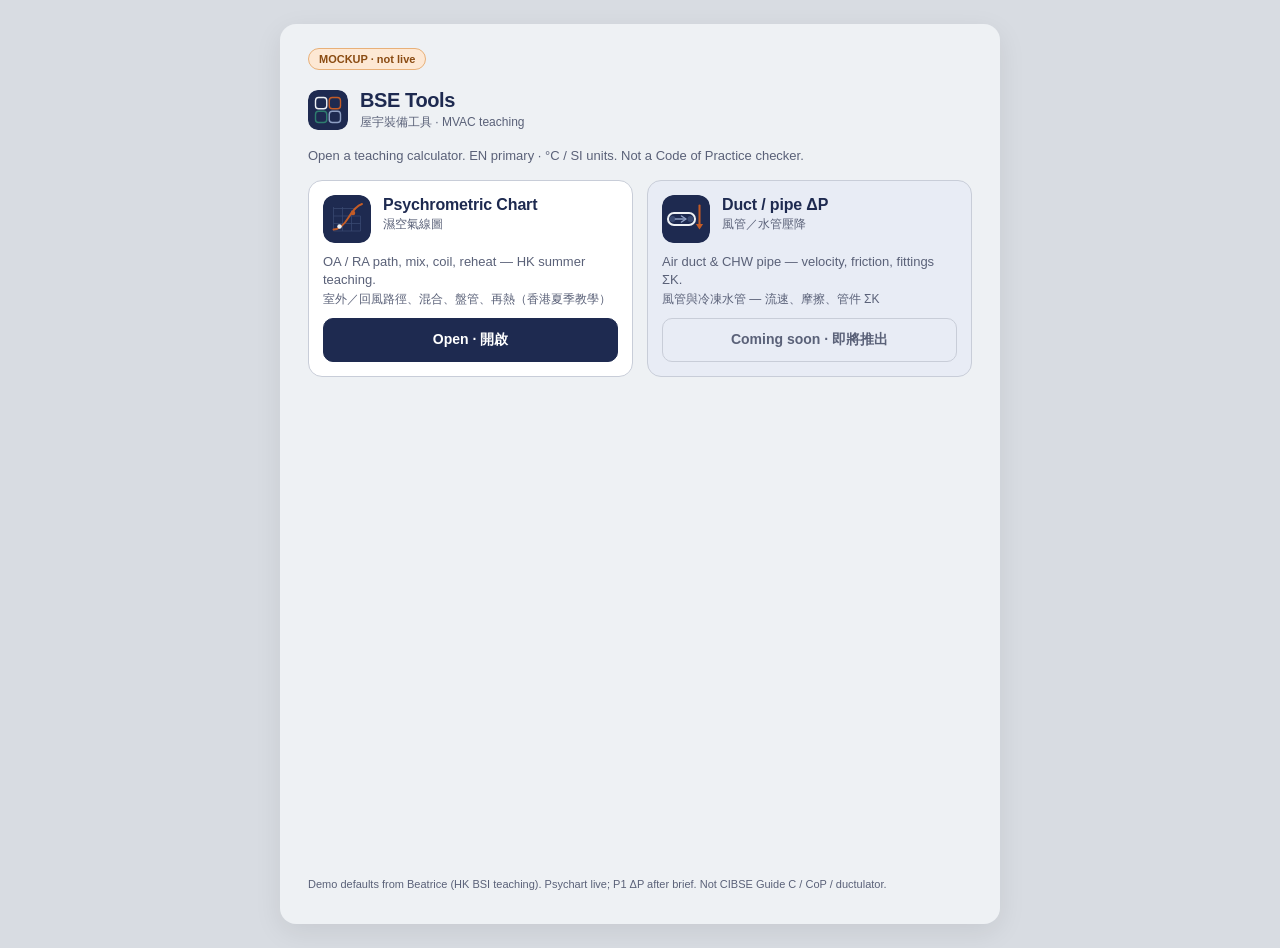
<file: mockup/hub-v1.archived.html>
<!DOCTYPE html>
<html lang="en">
<head>
  <meta charset="utf-8" />
  <meta name="viewport" content="width=device-width, initial-scale=1, viewport-fit=cover" />
  <title>BSE Tools · mockup v1</title>
  <style>
    :root {
      --canvas: #EEF1F4;
      --panel: #FFFFFF;
      --ink: #1E2A50;
      --muted: #5A6178;
      --line: #C8CDD8;
      --accent: #C45C26;
      --focus: #174A7C;
      --soon: #E8ECF5;
      --safe-bottom: env(safe-area-inset-bottom, 0px);
    }
    * { box-sizing: border-box; }
    html, body {
      margin: 0; padding: 0;
      background: #D8DCE2;
      color: var(--ink);
      font-family: -apple-system, BlinkMacSystemFont, "Segoe UI", Roboto,
        "Noto Sans TC", "PingFang TC", "Helvetica Neue", sans-serif;
      -webkit-text-size-adjust: 100%;
    }
    .phone {
      width: 390px;
      max-width: 100vw;
      min-height: 100dvh;
      margin: 0 auto;
      background: var(--canvas);
      padding: 12px 16px calc(20px + var(--safe-bottom));
      display: flex;
      flex-direction: column;
      gap: 14px;
    }
    @media (max-width: 430px) {
      .phone { width: 100%; }
    }
    header {
      display: flex;
      align-items: center;
      gap: 12px;
      padding: 4px 0 2px;
    }
    header img.mark {
      width: 40px; height: 40px;
      border-radius: 10px;
      flex: 0 0 auto;
    }
    header h1 {
      margin: 0;
      font-size: 20px;
      font-weight: 700;
      letter-spacing: -0.02em;
      line-height: 1.2;
    }
    header .sub {
      font-size: 12px;
      color: var(--muted);
      font-weight: 500;
      margin-top: 2px;
    }
    .intro {
      margin: 0;
      font-size: 13px;
      color: var(--muted);
      line-height: 1.45;
    }
    .cards {
      display: flex;
      flex-direction: column;
      gap: 12px;
    }
    @media (min-width: 768px) {
      body { padding: 24px; }
      .phone {
        width: min(720px, 100%);
        border-radius: 16px;
        box-shadow: 0 8px 28px rgba(0,0,0,.08);
        padding: 24px 28px 32px;
      }
      .cards {
        display: grid;
        grid-template-columns: 1fr 1fr;
        gap: 14px;
      }
    }
    .card {
      background: var(--panel);
      border: 1px solid var(--line);
      border-radius: 14px;
      padding: 14px;
      display: flex;
      flex-direction: column;
      gap: 10px;
      text-decoration: none;
      color: inherit;
      min-height: 148px;
    }
    .card.soon {
      background: var(--soon);
    }
    .card-top {
      display: flex;
      align-items: flex-start;
      gap: 12px;
    }
    .card-top img {
      width: 48px; height: 48px;
      border-radius: 12px;
      flex: 0 0 auto;
    }
    .card-titles { flex: 1 1 auto; min-width: 0; }
    .card-titles .en {
      display: block;
      font-size: 16px;
      font-weight: 700;
      letter-spacing: -0.01em;
      line-height: 1.25;
    }
    .card-titles .zh {
      display: block;
      font-size: 12px;
      color: var(--muted);
      font-weight: 500;
      margin-top: 2px;
      line-height: 1.3;
      word-break: keep-all;
      overflow-wrap: anywhere;
    }
    .purpose {
      margin: 0;
      font-size: 13px;
      color: var(--muted);
      line-height: 1.4;
      flex: 1 1 auto;
    }
    .purpose .zh-line {
      display: block;
      margin-top: 2px;
      font-size: 12px;
    }
    .cta {
      display: inline-flex;
      align-items: center;
      justify-content: center;
      min-height: 44px;
      padding: 0 14px;
      border-radius: 10px;
      font-size: 14px;
      font-weight: 650;
      border: 1px solid var(--ink);
      background: var(--ink);
      color: #fff;
      align-self: stretch;
      text-align: center;
    }
    .cta.soon {
      background: transparent;
      color: var(--muted);
      border-color: var(--line);
      font-weight: 600;
    }
    footer.note {
      margin-top: auto;
      padding-top: 8px;
      font-size: 11px;
      color: var(--muted);
      line-height: 1.4;
    }
    .mock-banner {
      font-size: 11px;
      font-weight: 700;
      color: #8a4b12;
      background: #fde8d4;
      border: 1px solid #e8b078;
      border-radius: 999px;
      padding: 4px 10px;
      align-self: flex-start;
    }
  </style>
</head>
<body>
  <div class="phone">
    <div class="mock-banner">MOCKUP · not live</div>
    <header>
      <img class="mark" src="../logos/bse-tools.svg" alt="" />
      <div>
        <h1>BSE Tools</h1>
        <div class="sub">屋宇裝備工具 · MVAC teaching</div>
      </div>
    </header>
    <p class="intro">Open a teaching calculator. EN primary · °C / SI units. Not a Code of Practice checker.</p>

    <div class="cards">
      <a class="card" href="https://justinksw.github.io/psychrometric-chart/" aria-label="Open Psychrometric Chart">
        <div class="card-top">
          <img src="../logos/psychart.svg" alt="" />
          <div class="card-titles">
            <span class="en">Psychrometric Chart</span>
            <span class="zh">濕空氣線圖</span>
          </div>
        </div>
        <p class="purpose">
          OA / RA path, mix, coil, reheat — HK summer teaching.
          <span class="zh-line">室外／回風路徑、混合、盤管、再熱（香港夏季教學）</span>
        </p>
        <span class="cta">Open · 開啟</span>
      </a>

      <div class="card soon" aria-label="Duct pipe pressure drop coming soon">
        <div class="card-top">
          <img src="../logos/p1-dp.svg" alt="" />
          <div class="card-titles">
            <span class="en">Duct / pipe ΔP</span>
            <span class="zh">風管／水管壓降</span>
          </div>
        </div>
        <p class="purpose">
          Air duct &amp; CHW pipe — velocity, friction, fittings ΣK.
          <span class="zh-line">風管與冷凍水管 — 流速、摩擦、管件 ΣK</span>
        </p>
        <span class="cta soon">Coming soon · 即將推出</span>
      </div>
    </div>

    <footer class="note">
      Demo defaults from Beatrice (HK BSI teaching). Psychart live; P1 ΔP after brief. Not CIBSE Guide C / CoP / ductulator.
    </footer>
  </div>
</body>
</html>
</file>
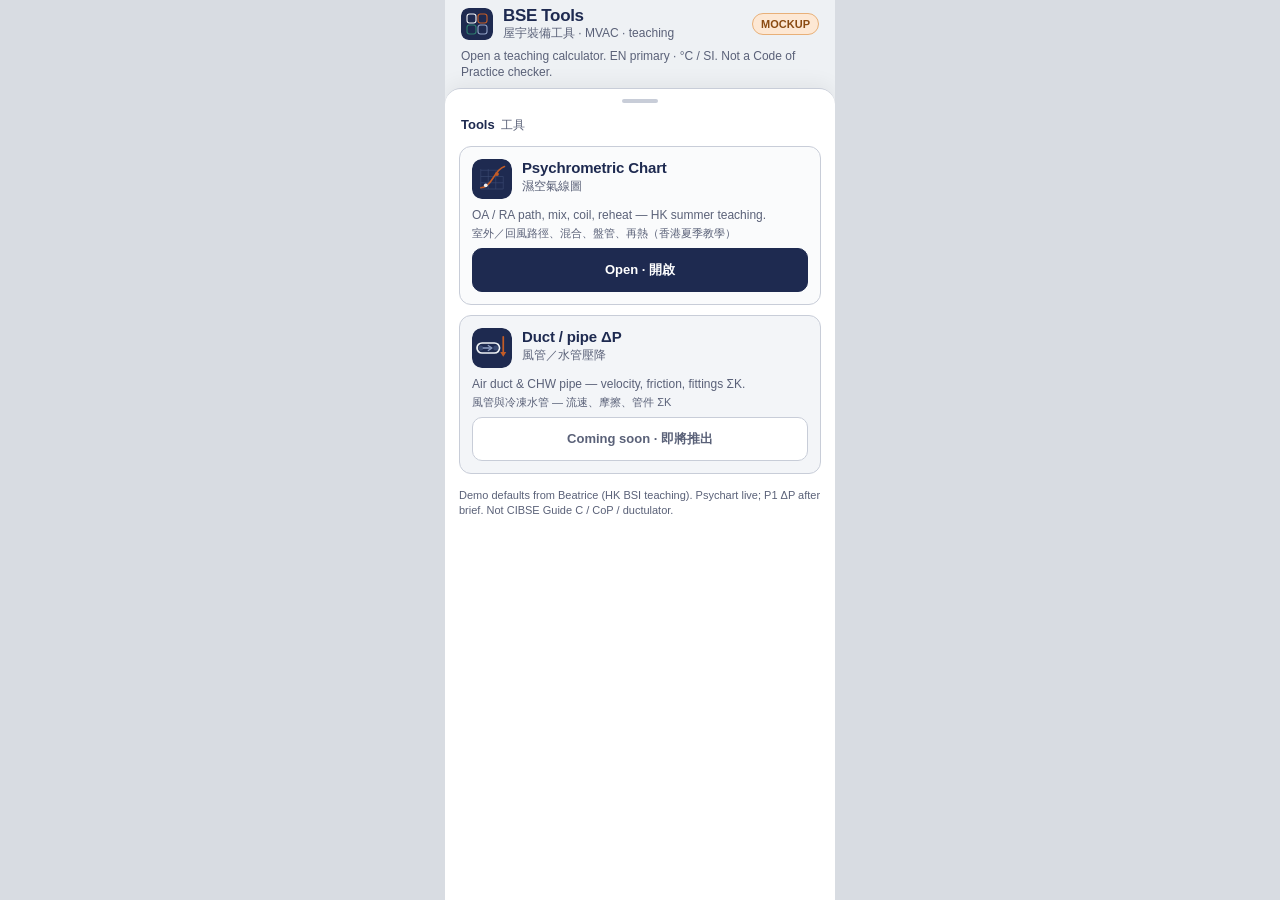
<file: mockup/hub-v1.html>
<!DOCTYPE html>
<html lang="en">
<head>
  <meta charset="utf-8" />
  <meta name="viewport" content="width=device-width, initial-scale=1, viewport-fit=cover" />
  <title>BSE Tools · mockup v2</title>
  <style>
    /* Tokens + type lifted from live psychart styles.css — do not invent a separate hub palette */
    :root {
      --canvas: #EEF1F4;
      --panel: #FFFFFF;
      --ink: #1E2A50;
      --muted: #5A6178;
      --line: #C8CDD8;
      --accent: #C45C26;
      --comfort-edge: #2E7D6E;
      --focus: #174A7C;
      --safe-bottom: env(safe-area-inset-bottom, 0px);
    }
    * { box-sizing: border-box; }
    html, body {
      margin: 0;
      padding: 0;
      background: #D8DCE2;
      color: var(--ink);
      font-family: -apple-system, BlinkMacSystemFont, "Segoe UI", Roboto,
        "Noto Sans TC", "PingFang TC", "Helvetica Neue", sans-serif;
      -webkit-text-size-adjust: 100%;
    }
    /* Primary canvas = iPhone 13 CSS frame (same as psychart .phone) */
    .phone {
      width: 390px;
      max-width: 100vw;
      min-height: 844px;
      height: 100dvh;
      max-height: 100dvh;
      margin: 0 auto;
      background: var(--canvas);
      display: flex;
      flex-direction: column;
      overflow: hidden;
      position: relative;
    }
    @media (max-width: 430px) {
      .phone { width: 100%; min-height: 100dvh; }
    }

    header.appbar {
      flex: 0 0 auto;
      padding: 6px 16px 4px;
      display: flex;
      align-items: center;
      gap: 10px;
    }
    header.appbar img.mark {
      width: 32px;
      height: 32px;
      border-radius: 8px;
      flex: 0 0 auto;
    }
    header.appbar .titles { min-width: 0; flex: 1 1 auto; }
    header.appbar h1 {
      margin: 0;
      font-size: 17px;
      font-weight: 700;
      letter-spacing: -0.02em;
      line-height: 1.2;
    }
    header.appbar .sub {
      font-size: 12px;
      color: var(--muted);
      font-weight: 500;
      line-height: 1.3;
      overflow-wrap: anywhere;
    }
    .badge {
      font-size: 11px;
      font-weight: 700;
      color: #8a4b12;
      background: #fde8d4;
      border: 1px solid #e8b078;
      border-radius: 999px;
      padding: 4px 8px;
      white-space: nowrap;
      flex: 0 0 auto;
    }

    .intro {
      margin: 0;
      padding: 2px 16px 8px;
      font-size: 12px;
      color: var(--muted);
      line-height: 1.35;
    }

    /* Sheet-style list area — same white sheet language as psychart bottom sheet */
    .sheet {
      flex: 1 1 auto;
      min-height: 0;
      background: var(--panel);
      border-radius: 16px 16px 0 0;
      box-shadow: 0 -4px 20px rgba(0, 0, 0, 0.06);
      border-top: 1px solid var(--line);
      padding: 10px 14px calc(12px + var(--safe-bottom));
      overflow-y: auto;
      -webkit-overflow-scrolling: touch;
      display: flex;
      flex-direction: column;
      gap: 10px;
    }
    .grab {
      width: 36px;
      height: 4px;
      border-radius: 999px;
      background: var(--line);
      margin: 0 auto 4px;
    }
    .section-label {
      display: flex;
      align-items: baseline;
      gap: 6px;
      padding: 0 2px 2px;
    }
    .section-label .en {
      font-size: 13px;
      font-weight: 700;
    }
    .section-label .zh {
      font-size: 12px;
      color: var(--muted);
      font-weight: 500;
    }

    .cards {
      display: flex;
      flex-direction: column;
      gap: 10px;
    }
    /* Desktop enhancement only — phone stays single column. Outside .phone on wide screens unused in mock. */
    @media (min-width: 768px) {
      /* When viewport is wide, still show the 390 phone frame (mobile-first review).
         Real build may expand; mock for Justin stays phone-primary. */
    }

    .card {
      background: #FAFBFC;
      border: 1px solid var(--line);
      border-radius: 12px;
      padding: 12px;
      display: flex;
      flex-direction: column;
      gap: 8px;
      text-decoration: none;
      color: inherit;
    }
    .card.soon {
      background: #F3F5F8;
    }
    .card-top {
      display: flex;
      align-items: flex-start;
      gap: 10px;
    }
    .card-top img {
      width: 40px;
      height: 40px;
      border-radius: 10px;
      flex: 0 0 auto;
    }
    .card-titles { min-width: 0; flex: 1 1 auto; }
    .card-titles .en {
      display: block;
      font-size: 15px;
      font-weight: 700;
      letter-spacing: -0.01em;
      line-height: 1.25;
    }
    .card-titles .zh {
      display: block;
      font-size: 12px;
      color: var(--muted);
      font-weight: 500;
      margin-top: 1px;
      line-height: 1.3;
      overflow-wrap: anywhere;
      word-break: keep-all;
    }
    .purpose {
      margin: 0;
      font-size: 12px;
      color: var(--muted);
      line-height: 1.35;
    }
    .purpose .zh-line {
      display: block;
      margin-top: 2px;
      font-size: 11px;
      overflow-wrap: anywhere;
    }

    .cta {
      display: inline-flex;
      align-items: center;
      justify-content: center;
      min-height: 44px;
      min-width: 44px;
      padding: 0 10px;
      border-radius: 10px;
      font-size: 13px;
      font-weight: 600;
      border: 1px solid var(--ink);
      background: var(--ink);
      color: #fff;
      align-self: stretch;
      text-align: center;
    }
    .cta:focus-visible {
      outline: 3px solid var(--focus);
      outline-offset: 2px;
    }
    .cta.soon {
      background: var(--panel);
      color: var(--muted);
      border-color: var(--line);
      font-weight: 600;
    }

    .demo-note {
      margin: 4px 0 0;
      font-size: 11px;
      color: var(--muted);
      line-height: 1.35;
    }
  </style>
</head>
<body>
  <div class="phone" id="app">
    <header class="appbar">
      <img class="mark" src="../logos/bse-tools.svg" alt="" width="32" height="32" />
      <div class="titles">
        <h1>BSE Tools</h1>
        <div class="sub">屋宇裝備工具 · MVAC · teaching</div>
      </div>
      <span class="badge">MOCKUP</span>
    </header>
    <p class="intro">Open a teaching calculator. EN primary · °C / SI. Not a Code of Practice checker.</p>

    <section class="sheet" aria-label="Tools">
      <div class="grab" aria-hidden="true"></div>
      <div class="section-label">
        <span class="en">Tools</span>
        <span class="zh">工具</span>
      </div>

      <div class="cards">
        <a class="card" href="https://justinksw.github.io/psychrometric-chart/" aria-label="Open Psychrometric Chart">
          <div class="card-top">
            <img src="../logos/psychart.svg" alt="" width="40" height="40" />
            <div class="card-titles">
              <span class="en">Psychrometric Chart</span>
              <span class="zh">濕空氣線圖</span>
            </div>
          </div>
          <p class="purpose">
            OA / RA path, mix, coil, reheat — HK summer teaching.
            <span class="zh-line">室外／回風路徑、混合、盤管、再熱（香港夏季教學）</span>
          </p>
          <span class="cta">Open · 開啟</span>
        </a>

        <div class="card soon" aria-label="Duct pipe pressure drop coming soon">
          <div class="card-top">
            <img src="../logos/p1-dp.svg" alt="" width="40" height="40" />
            <div class="card-titles">
              <span class="en">Duct / pipe ΔP</span>
              <span class="zh">風管／水管壓降</span>
            </div>
          </div>
          <p class="purpose">
            Air duct &amp; CHW pipe — velocity, friction, fittings ΣK.
            <span class="zh-line">風管與冷凍水管 — 流速、摩擦、管件 ΣK</span>
          </p>
          <span class="cta soon">Coming soon · 即將推出</span>
        </div>
      </div>

      <p class="demo-note">Demo defaults from Beatrice (HK BSI teaching). Psychart live; P1 ΔP after brief. Not CIBSE Guide C / CoP / ductulator.</p>
    </section>
  </div>
</body>
</html>
</file>
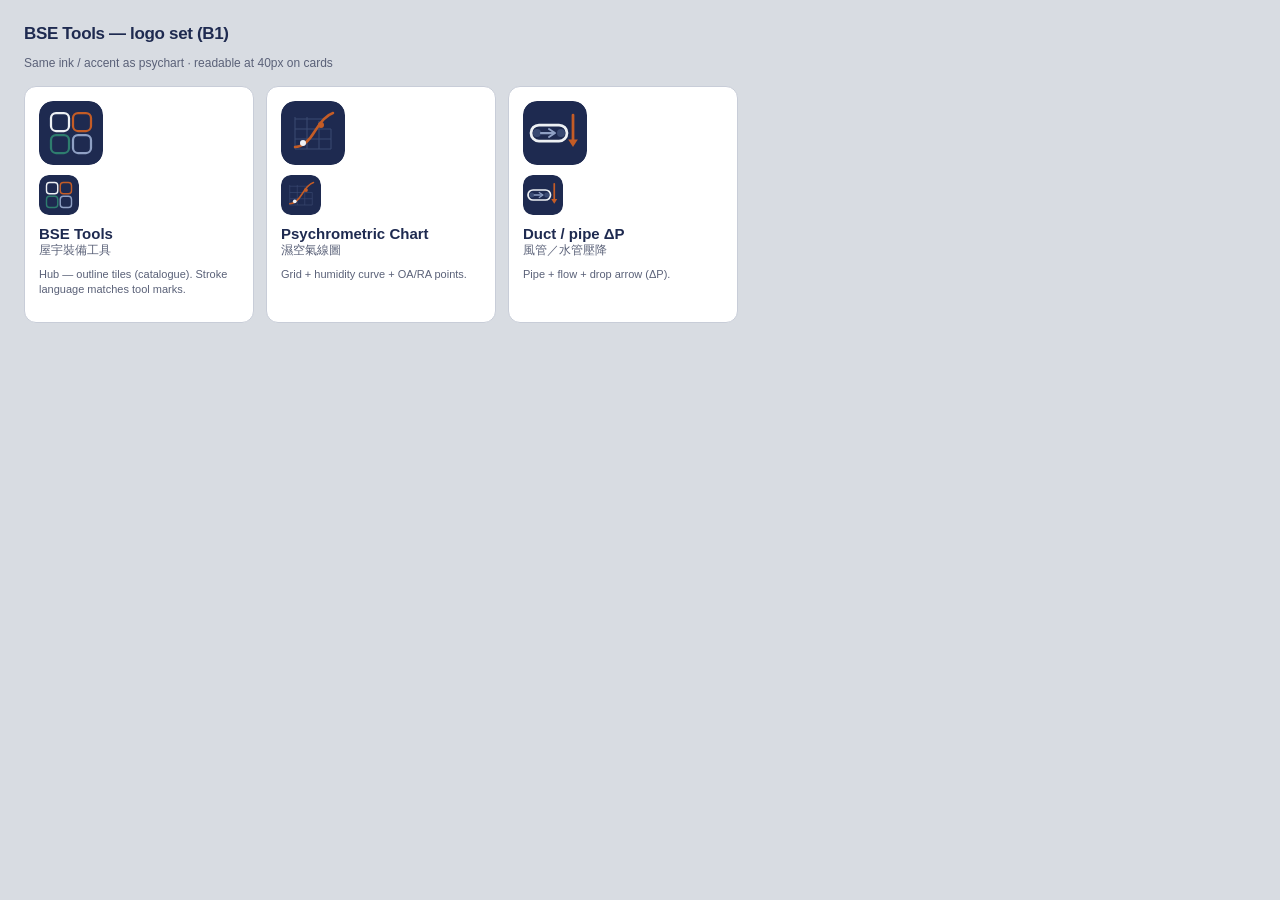
<file: mockup/logos-sheet.html>
<!DOCTYPE html>
<html lang="en">
<head>
  <meta charset="utf-8" />
  <meta name="viewport" content="width=device-width, initial-scale=1" />
  <title>BSE Tools · logo set v2</title>
  <style>
    body {
      margin: 0; padding: 24px;
      font-family: -apple-system, BlinkMacSystemFont, "Segoe UI", Roboto, "Noto Sans TC", "PingFang TC", "Helvetica Neue", sans-serif;
      background: #D8DCE2; color: #1E2A50;
    }
    h1 { font-size: 17px; font-weight: 700; letter-spacing: -0.02em; margin: 0 0 4px; }
    .sub { color: #5A6178; font-size: 12px; margin-bottom: 16px; font-weight: 500; }
    .row { display: flex; flex-wrap: wrap; gap: 12px; }
    .tile {
      background: #fff; border: 1px solid #C8CDD8; border-radius: 12px;
      padding: 14px; width: 200px;
    }
    .tile img { width: 64px; height: 64px; border-radius: 14px; display: block; }
    .tile img.sm { width: 40px; height: 40px; border-radius: 10px; margin-top: 10px; }
    .tile .name { font-weight: 700; margin-top: 10px; font-size: 15px; }
    .tile .zh { color: #5A6178; font-size: 12px; font-weight: 500; }
    .tile .note { color: #5A6178; font-size: 11px; margin-top: 8px; line-height: 1.35; }
  </style>
</head>
<body>
  <h1>BSE Tools — logo set (B1)</h1>
  <p class="sub">Same ink / accent as psychart · readable at 40px on cards</p>
  <div class="row">
    <div class="tile">
      <img src="../logos/bse-tools.svg" alt="BSE Tools" />
      <img class="sm" src="../logos/bse-tools.svg" alt="" />
      <div class="name">BSE Tools</div>
      <div class="zh">屋宇裝備工具</div>
      <p class="note">Hub — outline tiles (catalogue). Stroke language matches tool marks.</p>
    </div>
    <div class="tile">
      <img src="../logos/psychart.svg" alt="Psychart" />
      <img class="sm" src="../logos/psychart.svg" alt="" />
      <div class="name">Psychrometric Chart</div>
      <div class="zh">濕空氣線圖</div>
      <p class="note">Grid + humidity curve + OA/RA points.</p>
    </div>
    <div class="tile">
      <img src="../logos/p1-dp.svg" alt="P1" />
      <img class="sm" src="../logos/p1-dp.svg" alt="" />
      <div class="name">Duct / pipe ΔP</div>
      <div class="zh">風管／水管壓降</div>
      <p class="note">Pipe + flow + drop arrow (ΔP).</p>
    </div>
  </div>
</body>
</html>
</file>
<file: styles.css>
/* Tokens + type lifted from live psychart styles.css — do not invent a separate hub palette */
:root {
  --canvas: #EEF1F4;
  --panel: #FFFFFF;
  --ink: #1E2A50;
  --muted: #5A6178;
  --line: #C8CDD8;
  --accent: #C45C26;
  --comfort-edge: #2E7D6E;
  --focus: #174A7C;
  --safe-top: env(safe-area-inset-top, 0px);
  --safe-bottom: env(safe-area-inset-bottom, 0px);
}
* { box-sizing: border-box; }
html, body {
  margin: 0;
  padding: 0;
  background: #D8DCE2;
  color: var(--ink);
  font-family: -apple-system, BlinkMacSystemFont, "Segoe UI", Roboto,
    "Noto Sans TC", "PingFang TC", "Helvetica Neue", sans-serif;
  -webkit-text-size-adjust: 100%;
}
/* Primary canvas = iPhone 13 CSS frame (same as psychart .phone) */
.phone {
  width: 390px;
  max-width: 100vw;
  min-height: 844px;
  height: 100dvh;
  max-height: 100dvh;
  margin: 0 auto;
  background: var(--canvas);
  display: flex;
  flex-direction: column;
  overflow: hidden;
  position: relative;
}
@media (max-width: 430px) {
  .phone { width: 100%; min-height: 100dvh; }
}

header.appbar {
  flex: 0 0 auto;
  padding: 6px 16px 4px;
  padding-top: calc(6px + var(--safe-top));
  display: flex;
  align-items: center;
  gap: 10px;
}
header.appbar img.mark {
  width: 32px;
  height: 32px;
  border-radius: 8px;
  flex: 0 0 auto;
}
header.appbar .titles { min-width: 0; flex: 1 1 auto; }
header.appbar h1 {
  margin: 0;
  font-size: 17px;
  font-weight: 700;
  letter-spacing: -0.02em;
  line-height: 1.2;
}
header.appbar .sub {
  font-size: 12px;
  color: var(--muted);
  font-weight: 500;
  line-height: 1.3;
  overflow-wrap: anywhere;
  word-break: keep-all;
}
.badge {
  font-size: 11px;
  font-weight: 700;
  color: #8a4b12;
  background: #fde8d4;
  border: 1px solid #e8b078;
  border-radius: 999px;
  padding: 4px 8px;
  white-space: nowrap;
  flex: 0 0 auto;
}

.intro {
  margin: 0;
  padding: 2px 16px 8px;
  font-size: 12px;
  color: var(--muted);
  line-height: 1.35;
}

/* Sheet-style list area — same white sheet language as psychart bottom sheet */
.sheet {
  flex: 1 1 auto;
  min-height: 0;
  background: var(--panel);
  border-radius: 16px 16px 0 0;
  box-shadow: 0 -4px 20px rgba(0, 0, 0, 0.06);
  border-top: 1px solid var(--line);
  padding: 10px 14px calc(12px + var(--safe-bottom));
  overflow-x: hidden;
  overflow-y: auto;
  -webkit-overflow-scrolling: touch;
  display: flex;
  flex-direction: column;
  gap: 10px;
}
.grab {
  width: 36px;
  height: 4px;
  border-radius: 999px;
  background: var(--line);
  margin: 0 auto 4px;
}
.section-label {
  display: flex;
  align-items: baseline;
  gap: 6px;
  padding: 0 2px 2px;
}
.section-label .en {
  font-size: 13px;
  font-weight: 700;
}
.section-label .zh {
  font-size: 12px;
  color: var(--muted);
  font-weight: 500;
}

.cards {
  display: flex;
  flex-direction: column;
  gap: 10px;
}

.card {
  background: #FAFBFC;
  border: 1px solid var(--line);
  border-radius: 12px;
  padding: 12px;
  display: flex;
  flex-direction: column;
  gap: 8px;
  text-decoration: none;
  color: inherit;
}
.card.soon {
  cursor: default;
  background: #F3F5F8;
}
.card-top {
  display: flex;
  align-items: flex-start;
  gap: 10px;
}
.card-top img {
  width: 40px;
  height: 40px;
  border-radius: 10px;
  flex: 0 0 auto;
}
.card-titles { min-width: 0; flex: 1 1 auto; }
.card-titles .en {
  display: block;
  font-size: 15px;
  font-weight: 700;
  letter-spacing: -0.01em;
  line-height: 1.25;
}
.card-titles .zh {
  display: block;
  font-size: 12px;
  color: var(--muted);
  font-weight: 500;
  margin-top: 1px;
  line-height: 1.3;
  overflow-wrap: anywhere;
  word-break: keep-all;
}
.purpose {
  margin: 0;
  font-size: 12px;
  color: var(--muted);
  line-height: 1.35;
}
.purpose .zh-line {
  display: block;
  margin-top: 2px;
  font-size: 11px;
  overflow-wrap: anywhere;
  word-break: keep-all;
}

.cta {
  display: inline-flex;
  align-items: center;
  justify-content: center;
  min-height: 44px;
  min-width: 44px;
  padding: 0 10px;
  border-radius: 10px;
  font-size: 13px;
  font-weight: 600;
  border: 1px solid var(--ink);
  background: var(--ink);
  color: #fff;
  align-self: stretch;
  text-align: center;
}
/* Ring sits on the card link. .cta is a span, so :focus-visible never reached it. */
.card:focus-visible {
  outline: 3px solid var(--focus);
  outline-offset: 2px;
}
.cta.soon {
  background: var(--panel);
  color: var(--muted);
  border-color: var(--line);
  font-weight: 600;
}

.demo-note {
  margin: 4px 0 0;
  font-size: 11px;
  color: var(--muted);
  line-height: 1.35;
}
</file>
